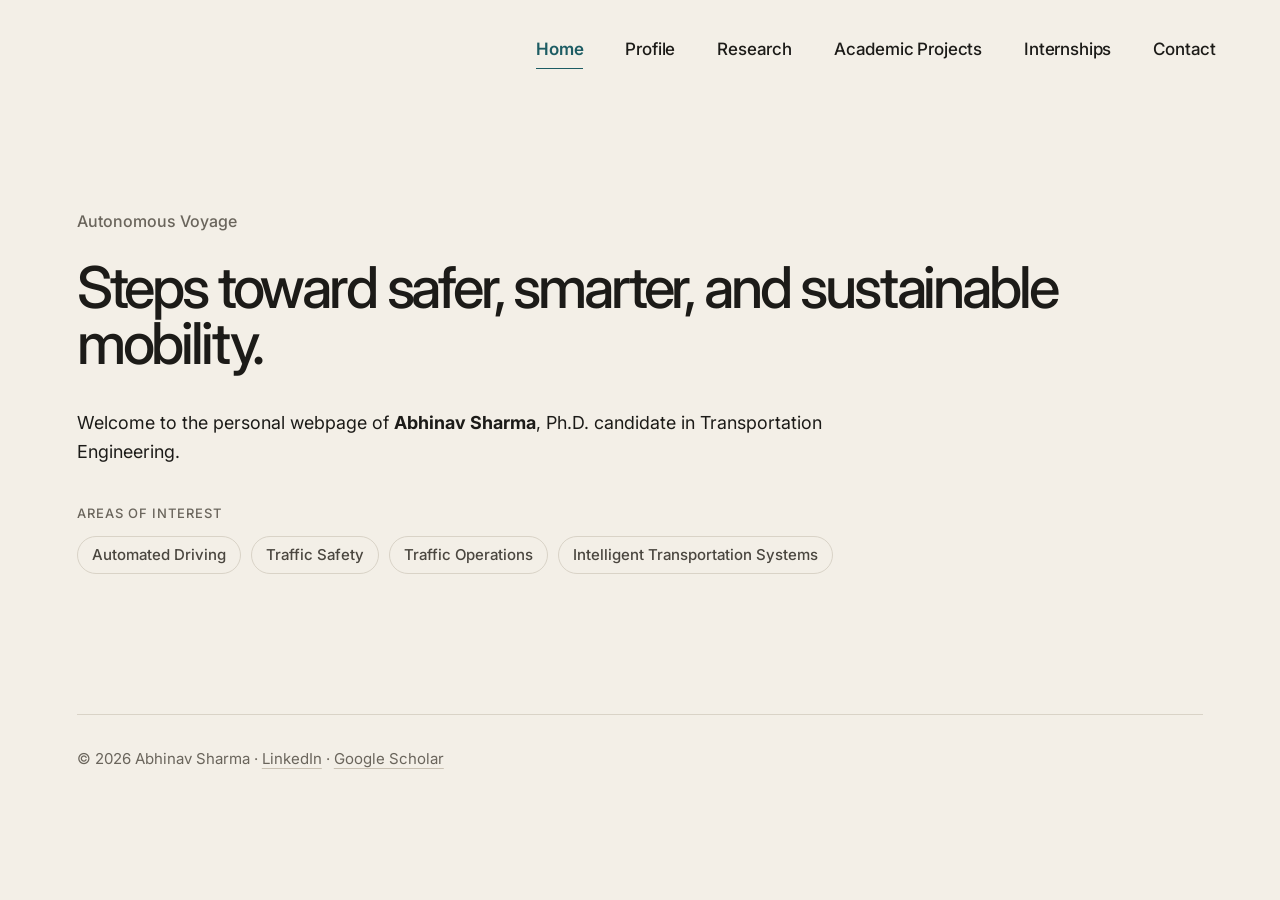
<file: index.html>
<!DOCTYPE html>
<html lang="en">

<head>
  <meta charset="UTF-8">
  <meta name="viewport" content="width=device-width, initial-scale=1.0">

  <title>Autonomous Voyage</title>

  <meta name="description" content="Personal webpage of Abhinav Sharma, Ph.D. candidate in Transportation Engineering at NC State, researching the safety of automated vehicles.">
  <link rel="icon" href="favicon.svg" type="image/svg+xml">
  <link rel="preconnect" href="https://fonts.googleapis.com">
  <link rel="preconnect" href="https://fonts.gstatic.com" crossorigin>
  <link href="https://fonts.googleapis.com/css2?family=Inter:wght@400;500;600&display=swap" rel="stylesheet">
  <link rel="stylesheet" href="style.css">
</head>

<body>

  <header class="site-header">
    <div id="site-nav"></div>
  </header>

  <main class="page-content">
    <section class="profile-intro">
      <p class="page-label">Autonomous Voyage</p>

      <h1>Steps toward safer, smarter, and sustainable mobility.</h1>

      <p class="profile-text">
        Welcome to the personal webpage of <strong>Abhinav Sharma</strong>,
        Ph.D. candidate in Transportation Engineering.
      </p>

      <p class="tags-label">Areas of Interest</p>

      <ul class="focus-tags">
        <li>Automated Driving</li>
        <li>Traffic Safety</li>
        <li>Traffic Operations</li>
        <li>Intelligent Transportation Systems</li>
      </ul>
    </section>
  </main>

  <footer class="site-footer">
    <p>
      © 2026 Abhinav Sharma ·
      <a href="https://www.linkedin.com/in/abhinav-sharma-a03358168" target="_blank" rel="noopener">LinkedIn</a> ·
      <a href="https://scholar.google.com/citations?user=sjFTKIwAAAAJ&amp;hl=en" target="_blank" rel="noopener">Google Scholar</a>
    </p>
  </footer>

  <script src="components/nav.js"></script>
</body>

</html>
</file>
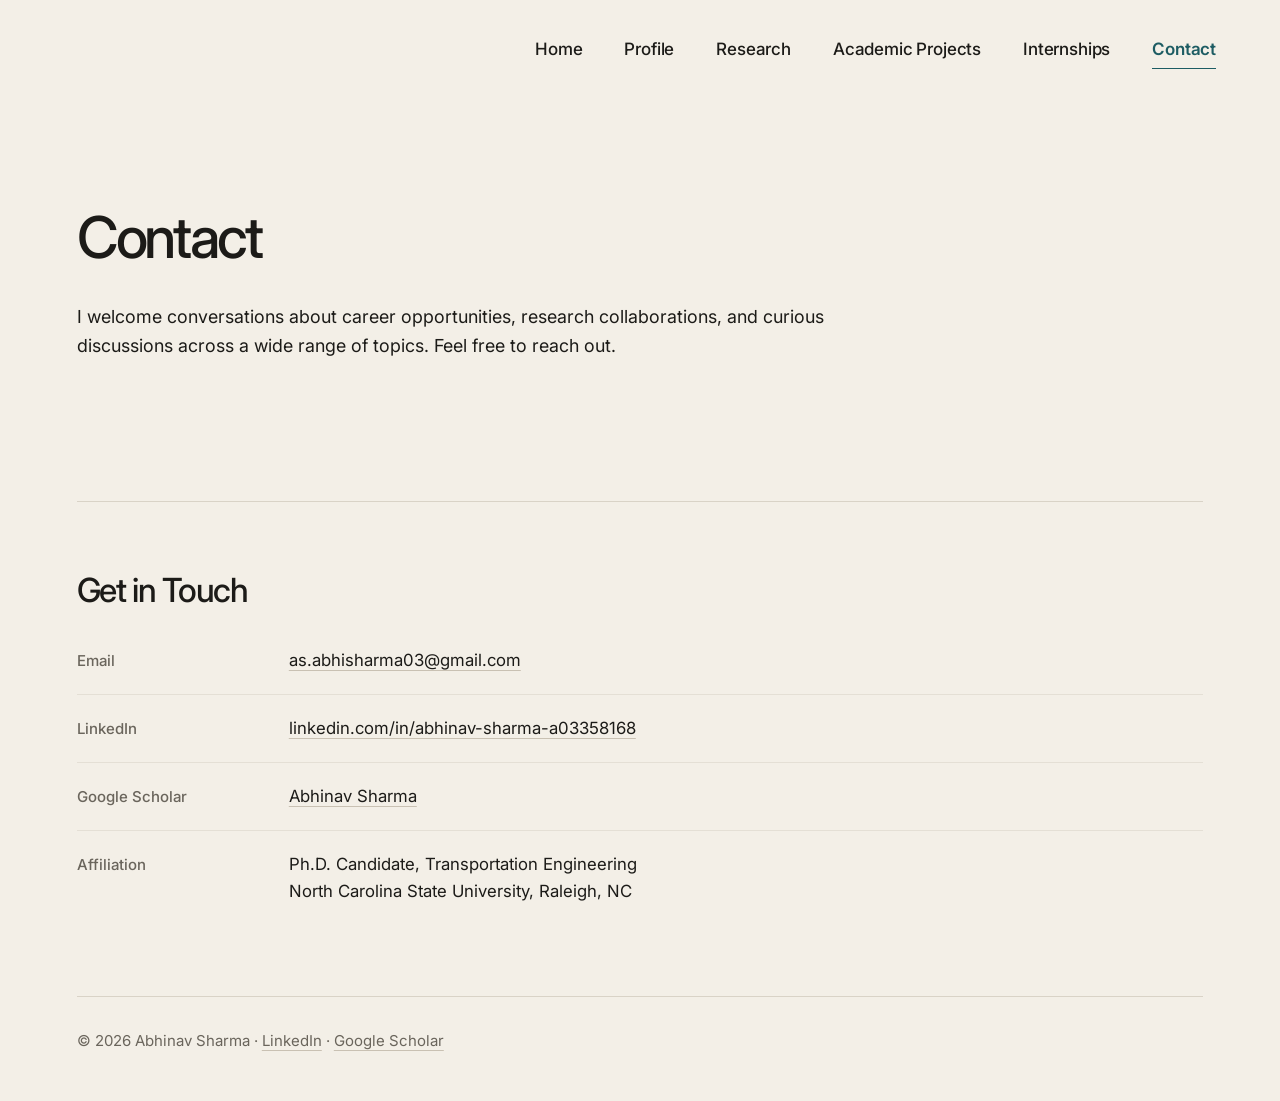
<file: contact.html>
<!DOCTYPE html>
<html lang="en">

<head>
  <meta charset="UTF-8">
  <meta name="viewport" content="width=device-width, initial-scale=1.0">

  <title>Contact | Autonomous Voyage</title>

  <meta name="description" content="Contact Abhinav Sharma for career opportunities, research collaborations, and discussions on automated vehicles and transportation.">
  <link rel="icon" href="favicon.svg" type="image/svg+xml">
  <link rel="preconnect" href="https://fonts.googleapis.com">
  <link rel="preconnect" href="https://fonts.gstatic.com" crossorigin>
  <link href="https://fonts.googleapis.com/css2?family=Inter:wght@400;500;600&display=swap" rel="stylesheet">
  <link rel="stylesheet" href="style.css">
</head>

<body>

  <header class="site-header">
    <div id="site-nav"></div>
  </header>

  <main class="page-content">
    <section class="profile-intro">
      <h1>Contact</h1>

      <p class="profile-text">
        I welcome conversations about career opportunities, research
        collaborations, and curious discussions across a wide range of topics.
        Feel free to reach out.
      </p>
    </section>

    <section class="content-section">
      <h2>Get in Touch</h2>

      <dl class="contact-list">
        <div class="contact-row">
          <dt>Email</dt>
          <dd><a href="mailto:as.abhisharma03@gmail.com">as.abhisharma03@gmail.com</a></dd>
        </div>

        <div class="contact-row">
          <dt>LinkedIn</dt>
          <dd><a href="https://www.linkedin.com/in/abhinav-sharma-a03358168" target="_blank" rel="noopener">linkedin.com/in/abhinav-sharma-a03358168</a></dd>
        </div>

        <div class="contact-row">
          <dt>Google Scholar</dt>
          <dd><a href="https://scholar.google.com/citations?user=sjFTKIwAAAAJ&amp;hl=en" target="_blank" rel="noopener">Abhinav Sharma</a></dd>
        </div>

        <div class="contact-row">
          <dt>Affiliation</dt>
          <dd>Ph.D. Candidate, Transportation Engineering<br>North Carolina State University, Raleigh, NC</dd>
        </div>
      </dl>
    </section>
  </main>

  <footer class="site-footer">
    <p>
      © 2026 Abhinav Sharma ·
      <a href="https://www.linkedin.com/in/abhinav-sharma-a03358168" target="_blank" rel="noopener">LinkedIn</a> ·
      <a href="https://scholar.google.com/citations?user=sjFTKIwAAAAJ&amp;hl=en" target="_blank" rel="noopener">Google Scholar</a>
    </p>
  </footer>

  <script src="components/nav.js"></script>
</body>

</html>
</file>
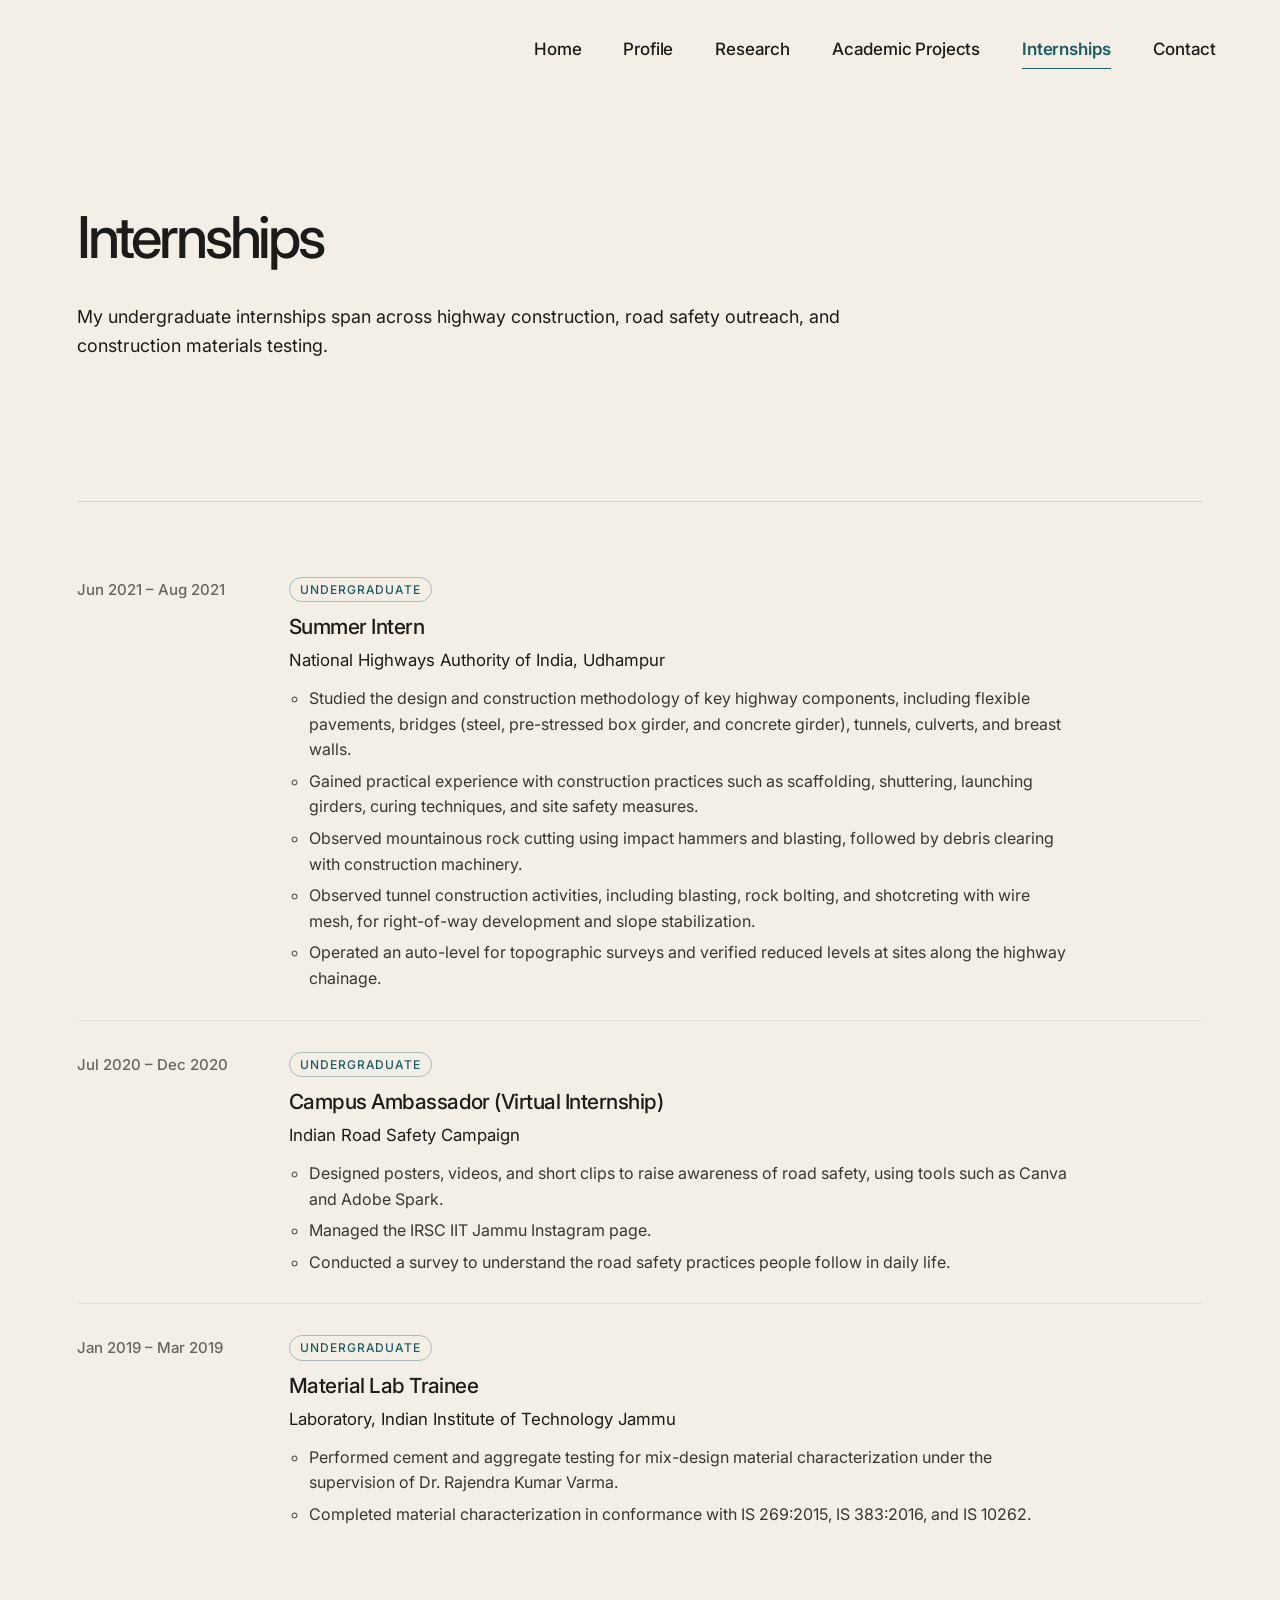
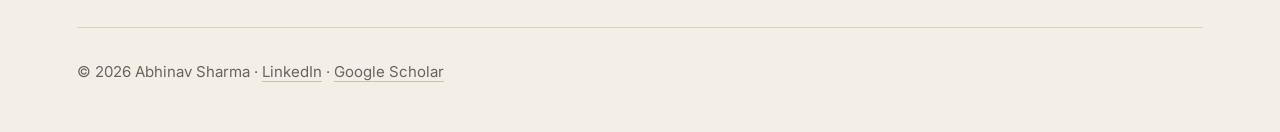
<file: internships.html>
<!DOCTYPE html>
<html lang="en">

<head>
  <meta charset="UTF-8">
  <meta name="viewport" content="width=device-width, initial-scale=1.0">

  <title>Internships | Autonomous Voyage</title>

  <meta name="description" content="Undergraduate internships of Abhinav Sharma in highway construction, road safety outreach, and construction materials testing.">
  <link rel="icon" href="favicon.svg" type="image/svg+xml">
  <link rel="preconnect" href="https://fonts.googleapis.com">
  <link rel="preconnect" href="https://fonts.gstatic.com" crossorigin>
  <link href="https://fonts.googleapis.com/css2?family=Inter:wght@400;500;600&display=swap" rel="stylesheet">
  <link rel="stylesheet" href="style.css">
</head>

<body>

  <header class="site-header">
    <div id="site-nav"></div>
  </header>

  <main class="page-content">
    <section class="profile-intro">
      <h1>Internships</h1>

      <p class="profile-text">
        My undergraduate internships span across highway construction, road
        safety outreach, and construction materials testing.
      </p>
    </section>

    <section class="content-section">
      <ol class="timeline">
        <li class="timeline-item">
          <p class="timeline-date">Jun 2021 – Aug 2021</p>
          <div>
            <p class="entry-label">Undergraduate</p>
            <h3>Summer Intern</h3>
            <p class="timeline-org">National Highways Authority of India, Udhampur</p>
            <ul class="timeline-points">
              <li>Studied the design and construction methodology of key highway components, including flexible pavements, bridges (steel, pre-stressed box girder, and concrete girder), tunnels, culverts, and breast walls.</li>
              <li>Gained practical experience with construction practices such as scaffolding, shuttering, launching girders, curing techniques, and site safety measures.</li>
              <li>Observed mountainous rock cutting using impact hammers and blasting, followed by debris clearing with construction machinery.</li>
              <li>Observed tunnel construction activities, including blasting, rock bolting, and shotcreting with wire mesh, for right-of-way development and slope stabilization.</li>
              <li>Operated an auto-level for topographic surveys and verified reduced levels at sites along the highway chainage.</li>
            </ul>
          </div>
        </li>

        <li class="timeline-item">
          <p class="timeline-date">Jul 2020 – Dec 2020</p>
          <div>
            <p class="entry-label">Undergraduate</p>
            <h3>Campus Ambassador (Virtual Internship)</h3>
            <p class="timeline-org">Indian Road Safety Campaign</p>
            <ul class="timeline-points">
              <li>Designed posters, videos, and short clips to raise awareness of road safety, using tools such as Canva and Adobe Spark.</li>
              <li>Managed the IRSC IIT Jammu Instagram page.</li>
              <li>Conducted a survey to understand the road safety practices people follow in daily life.</li>
            </ul>
          </div>
        </li>

        <li class="timeline-item">
          <p class="timeline-date">Jan 2019 – Mar 2019</p>
          <div>
            <p class="entry-label">Undergraduate</p>
            <h3>Material Lab Trainee</h3>
            <p class="timeline-org">Laboratory, Indian Institute of Technology Jammu</p>
            <ul class="timeline-points">
              <li>Performed cement and aggregate testing for mix-design material characterization under the supervision of Dr. Rajendra Kumar Varma.</li>
              <li>Completed material characterization in conformance with IS 269:2015, IS 383:2016, and IS 10262.</li>
            </ul>
          </div>
        </li>
      </ol>
    </section>
  </main>

  <footer class="site-footer">
    <p>
      © 2026 Abhinav Sharma ·
      <a href="https://www.linkedin.com/in/abhinav-sharma-a03358168" target="_blank" rel="noopener">LinkedIn</a> ·
      <a href="https://scholar.google.com/citations?user=sjFTKIwAAAAJ&amp;hl=en" target="_blank" rel="noopener">Google Scholar</a>
    </p>
  </footer>

  <script src="components/nav.js"></script>
</body>

</html>
</file>
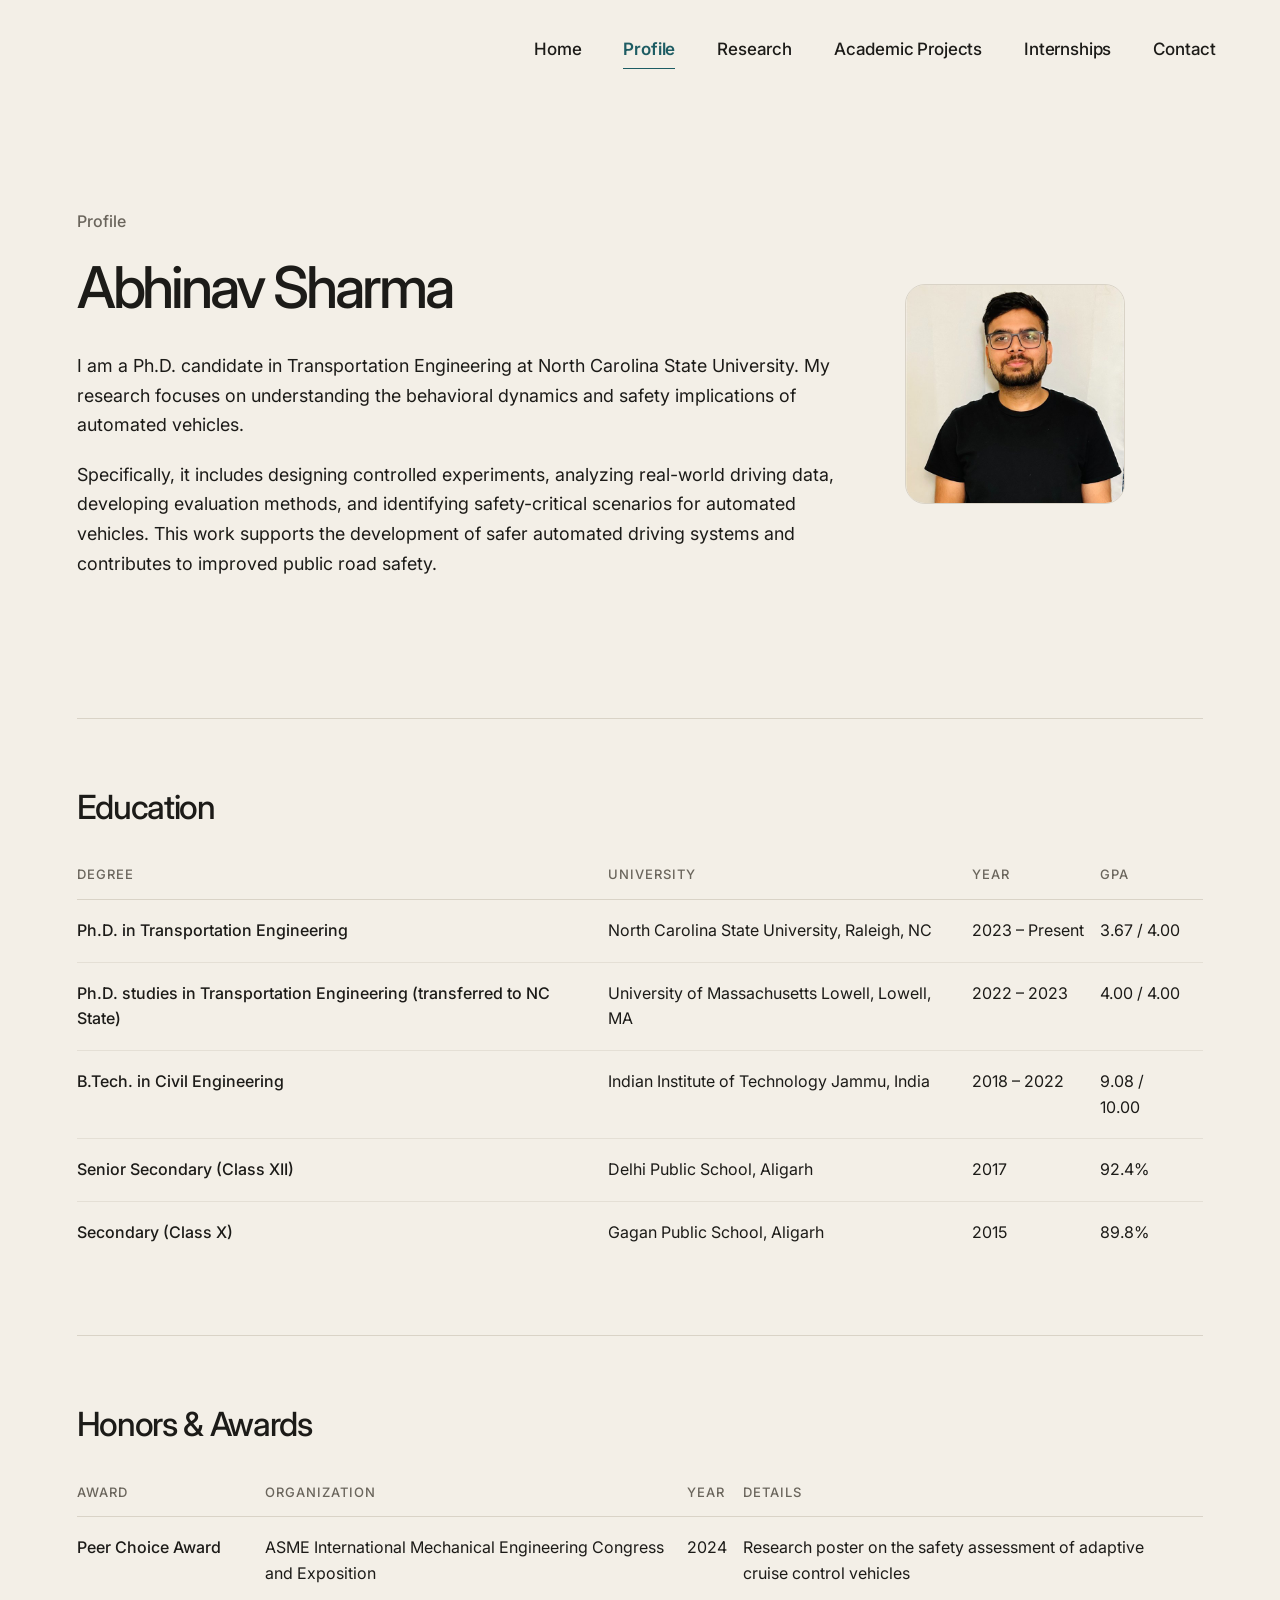
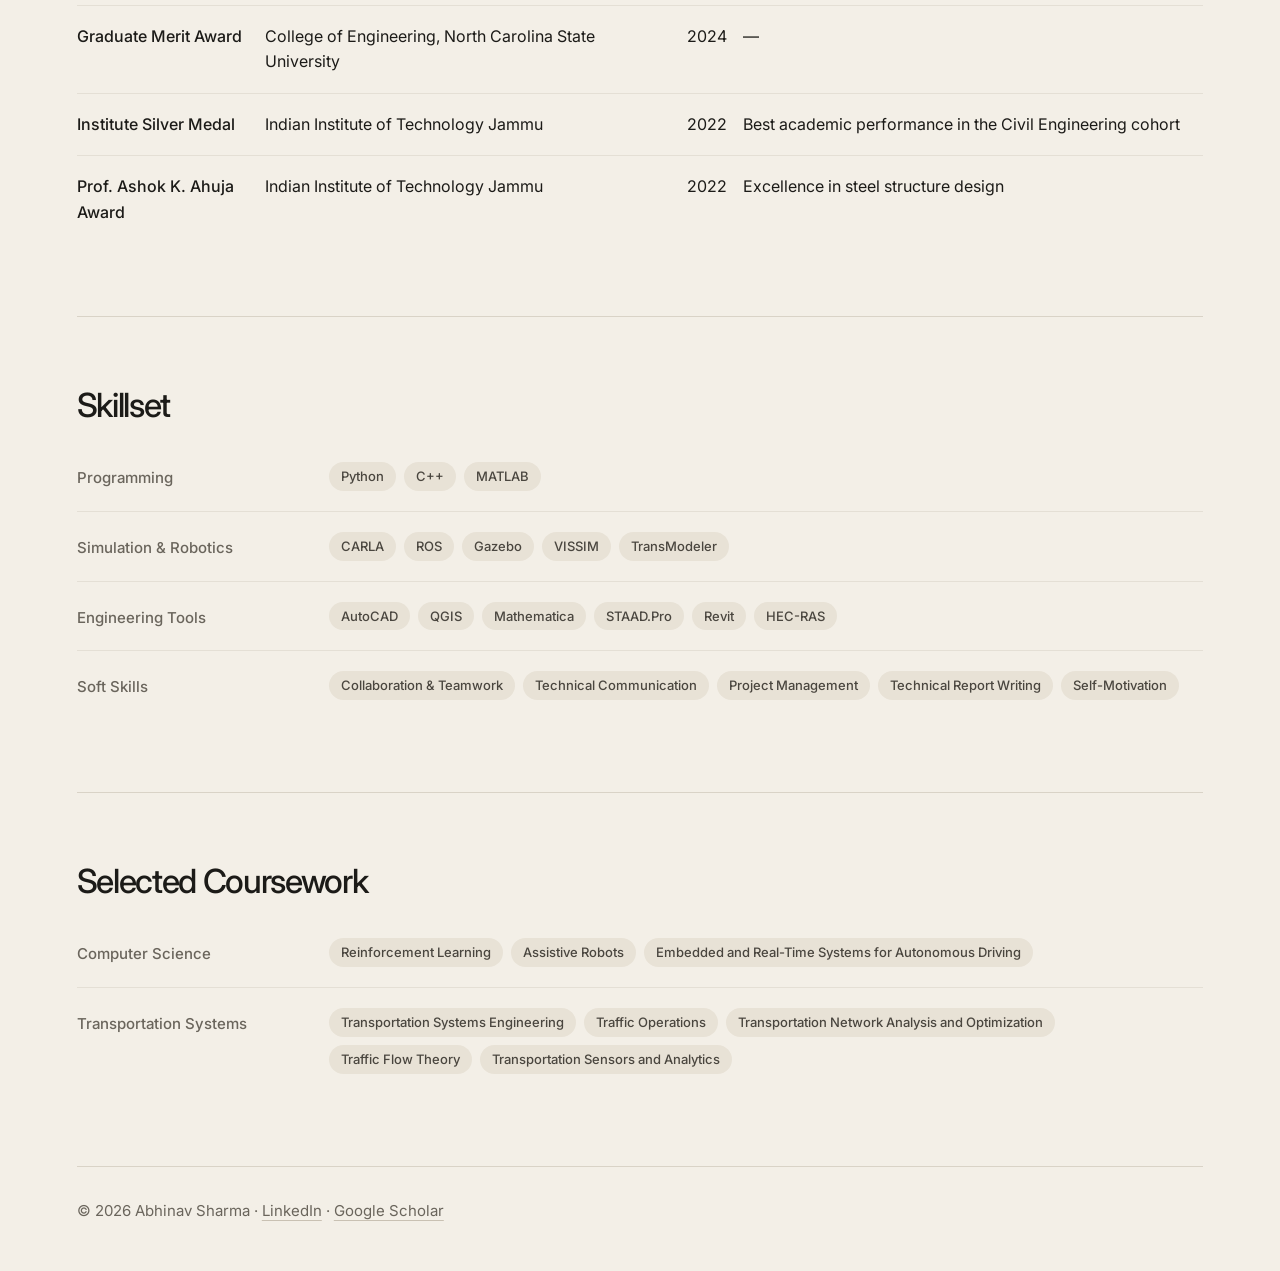
<file: profile.html>
<!DOCTYPE html>
<html lang="en">

<head>
  <meta charset="UTF-8">
  <meta name="viewport" content="width=device-width, initial-scale=1.0">

  <title>Profile | Autonomous Voyage</title>

  <meta name="description" content="Profile of Abhinav Sharma: education, honors, skills, and coursework in transportation engineering and automated vehicle safety.">
  <link rel="icon" href="favicon.svg" type="image/svg+xml">
  <link rel="preconnect" href="https://fonts.googleapis.com">
  <link rel="preconnect" href="https://fonts.gstatic.com" crossorigin>
  <link href="https://fonts.googleapis.com/css2?family=Inter:wght@400;500;600&display=swap" rel="stylesheet">
  <link rel="stylesheet" href="style.css">
</head>

<body>

  <header class="site-header">
    <div id="site-nav"></div>
  </header>

  <main class="page-content">
    <section class="profile-intro">
      <div class="profile-header">
        <div>
          <p class="page-label">Profile</p>

          <h1>Abhinav Sharma</h1>

          <p class="profile-text">
            I am a Ph.D. candidate in Transportation Engineering at North Carolina
            State University. My research focuses on understanding the behavioral
            dynamics and safety implications of automated vehicles.
          </p>

          <p class="profile-text">
            Specifically, it includes designing controlled experiments,
            analyzing real-world driving data, developing evaluation methods,
            and identifying safety-critical scenarios for automated vehicles. This work supports the development of safer automated driving
            systems and contributes to improved public road safety.
          </p>
        </div>

        <img class="profile-photo" src="images/abhinav-sharma.jpg"
             alt="Portrait of Abhinav Sharma" width="640" height="640">
      </div>
    </section>

    <section class="content-section">
      <h2>Education</h2>

      <table class="data-table">
        <thead>
          <tr>
            <th>Degree</th>
            <th>University</th>
            <th>Year</th>
            <th>GPA</th>
          </tr>
        </thead>
        <tbody>
          <tr>
            <td data-label="Degree">Ph.D. in Transportation Engineering</td>
            <td data-label="University">North Carolina State University, Raleigh, NC</td>
            <td data-label="Year">2023 – Present</td>
            <td data-label="GPA">3.67 / 4.00</td>
          </tr>
          <tr>
            <td data-label="Degree">Ph.D. studies in Transportation Engineering (transferred to NC State)</td>
            <td data-label="University">University of Massachusetts Lowell, Lowell, MA</td>
            <td data-label="Year">2022 – 2023</td>
            <td data-label="GPA">4.00 / 4.00</td>
          </tr>
          <tr>
            <td data-label="Degree">B.Tech. in Civil Engineering</td>
            <td data-label="University">Indian Institute of Technology Jammu, India</td>
            <td data-label="Year">2018 – 2022</td>
            <td data-label="GPA">9.08 / 10.00</td>
          </tr>
          <tr>
            <td data-label="Degree">Senior Secondary (Class XII)</td>
            <td data-label="University">Delhi Public School, Aligarh</td>
            <td data-label="Year">2017</td>
            <td data-label="GPA">92.4%</td>
          </tr>
          <tr>
            <td data-label="Degree">Secondary (Class X)</td>
            <td data-label="University">Gagan Public School, Aligarh</td>
            <td data-label="Year">2015</td>
            <td data-label="GPA">89.8%</td>
          </tr>
        </tbody>
      </table>
    </section>

    <section class="content-section">
      <h2>Honors &amp; Awards</h2>

      <table class="data-table">
        <thead>
          <tr>
            <th>Award</th>
            <th>Organization</th>
            <th>Year</th>
            <th>Details</th>
          </tr>
        </thead>
        <tbody>
          <tr>
            <td data-label="Award">Peer Choice Award</td>
            <td data-label="Organization">ASME International Mechanical Engineering Congress and Exposition</td>
            <td data-label="Year">2024</td>
            <td data-label="Details">Research poster on the safety assessment of adaptive cruise control vehicles</td>
          </tr>
          <tr>
            <td data-label="Award">Graduate Merit Award</td>
            <td data-label="Organization">College of Engineering, North Carolina State University</td>
            <td data-label="Year">2024</td>
            <td data-label="Details">—</td>
          </tr>
          <tr>
            <td data-label="Award">Institute Silver Medal</td>
            <td data-label="Organization">Indian Institute of Technology Jammu</td>
            <td data-label="Year">2022</td>
            <td data-label="Details">Best academic performance in the Civil Engineering cohort</td>
          </tr>
          <tr>
            <td data-label="Award">Prof. Ashok K. Ahuja Award</td>
            <td data-label="Organization">Indian Institute of Technology Jammu</td>
            <td data-label="Year">2022</td>
            <td data-label="Details">Excellence in steel structure design</td>
          </tr>
        </tbody>
      </table>
    </section>

    <section class="content-section">
      <h2>Skillset</h2>

      <dl class="skill-groups">
        <div class="skill-group">
          <dt>Programming</dt>
          <dd>
            <ul class="skill-tags">
              <li>Python</li>
              <li>C++</li>
              <li>MATLAB</li>
            </ul>
          </dd>
        </div>

        <div class="skill-group">
          <dt>Simulation &amp; Robotics</dt>
          <dd>
            <ul class="skill-tags">
              <li>CARLA</li>
              <li>ROS</li>
              <li>Gazebo</li>
              <li>VISSIM</li>
              <li>TransModeler</li>
            </ul>
          </dd>
        </div>

        <div class="skill-group">
          <dt>Engineering Tools</dt>
          <dd>
            <ul class="skill-tags">
              <li>AutoCAD</li>
              <li>QGIS</li>
              <li>Mathematica</li>
              <li>STAAD.Pro</li>
              <li>Revit</li>
              <li>HEC-RAS</li>
            </ul>
          </dd>
        </div>

        <div class="skill-group">
          <dt>Soft Skills</dt>
          <dd>
            <ul class="skill-tags">
              <li>Collaboration &amp; Teamwork</li>
              <li>Technical Communication</li>
              <li>Project Management</li>
              <li>Technical Report Writing</li>
              <li>Self-Motivation</li>
            </ul>
          </dd>
        </div>
      </dl>
    </section>

    <section class="content-section">
      <h2>Selected Coursework</h2>

      <dl class="skill-groups">
        <div class="skill-group">
          <dt>Computer Science</dt>
          <dd>
            <ul class="skill-tags">
              <li>Reinforcement Learning</li>
              <li>Assistive Robots</li>
              <li>Embedded and Real-Time Systems for Autonomous Driving</li>
            </ul>
          </dd>
        </div>

        <div class="skill-group">
          <dt>Transportation Systems</dt>
          <dd>
            <ul class="skill-tags">
              <li>Transportation Systems Engineering</li>
              <li>Traffic Operations</li>
              <li>Transportation Network Analysis and Optimization</li>
              <li>Traffic Flow Theory</li>
              <li>Transportation Sensors and Analytics</li>
            </ul>
          </dd>
        </div>
      </dl>
    </section>
  </main>

  <footer class="site-footer">
    <p>
      © 2026 Abhinav Sharma ·
      <a href="https://www.linkedin.com/in/abhinav-sharma-a03358168" target="_blank" rel="noopener">LinkedIn</a> ·
      <a href="https://scholar.google.com/citations?user=sjFTKIwAAAAJ&amp;hl=en" target="_blank" rel="noopener">Google Scholar</a>
    </p>
  </footer>

  <script src="components/nav.js"></script>
</body>

</html>
</file>
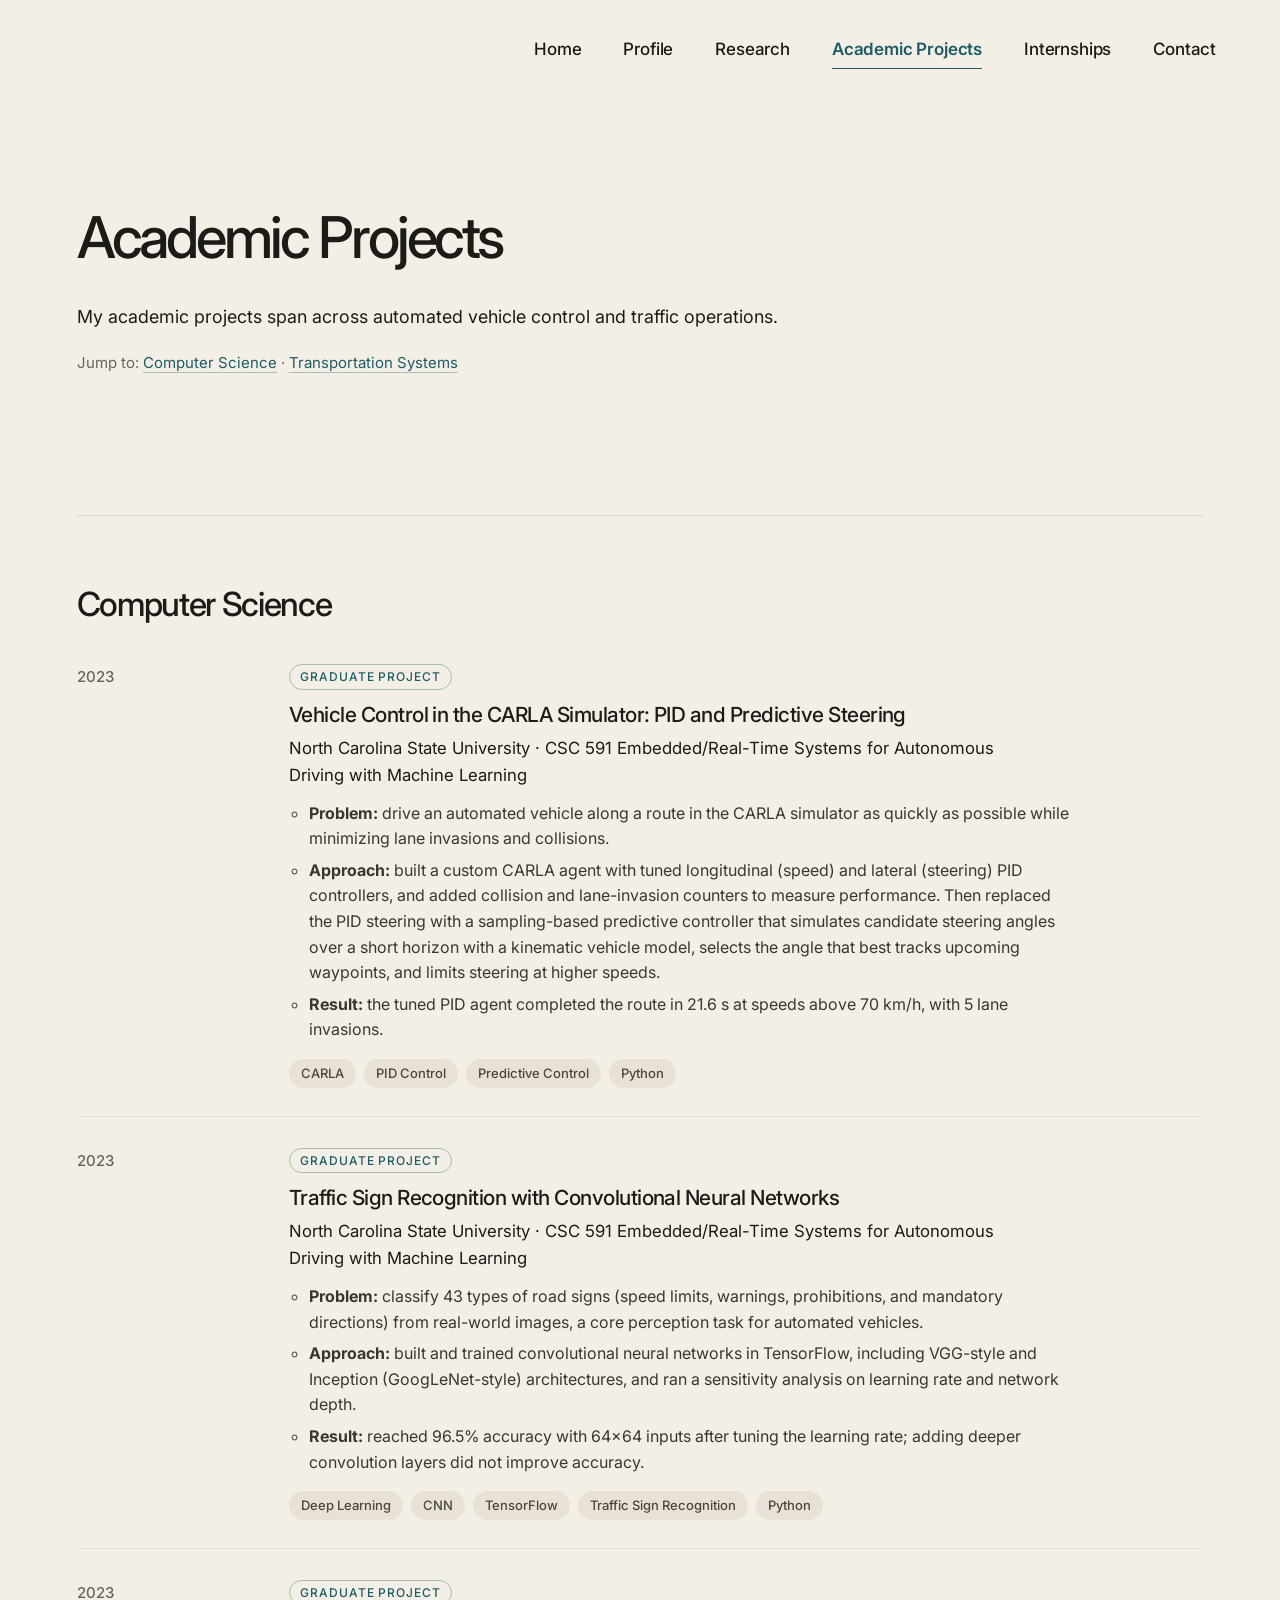
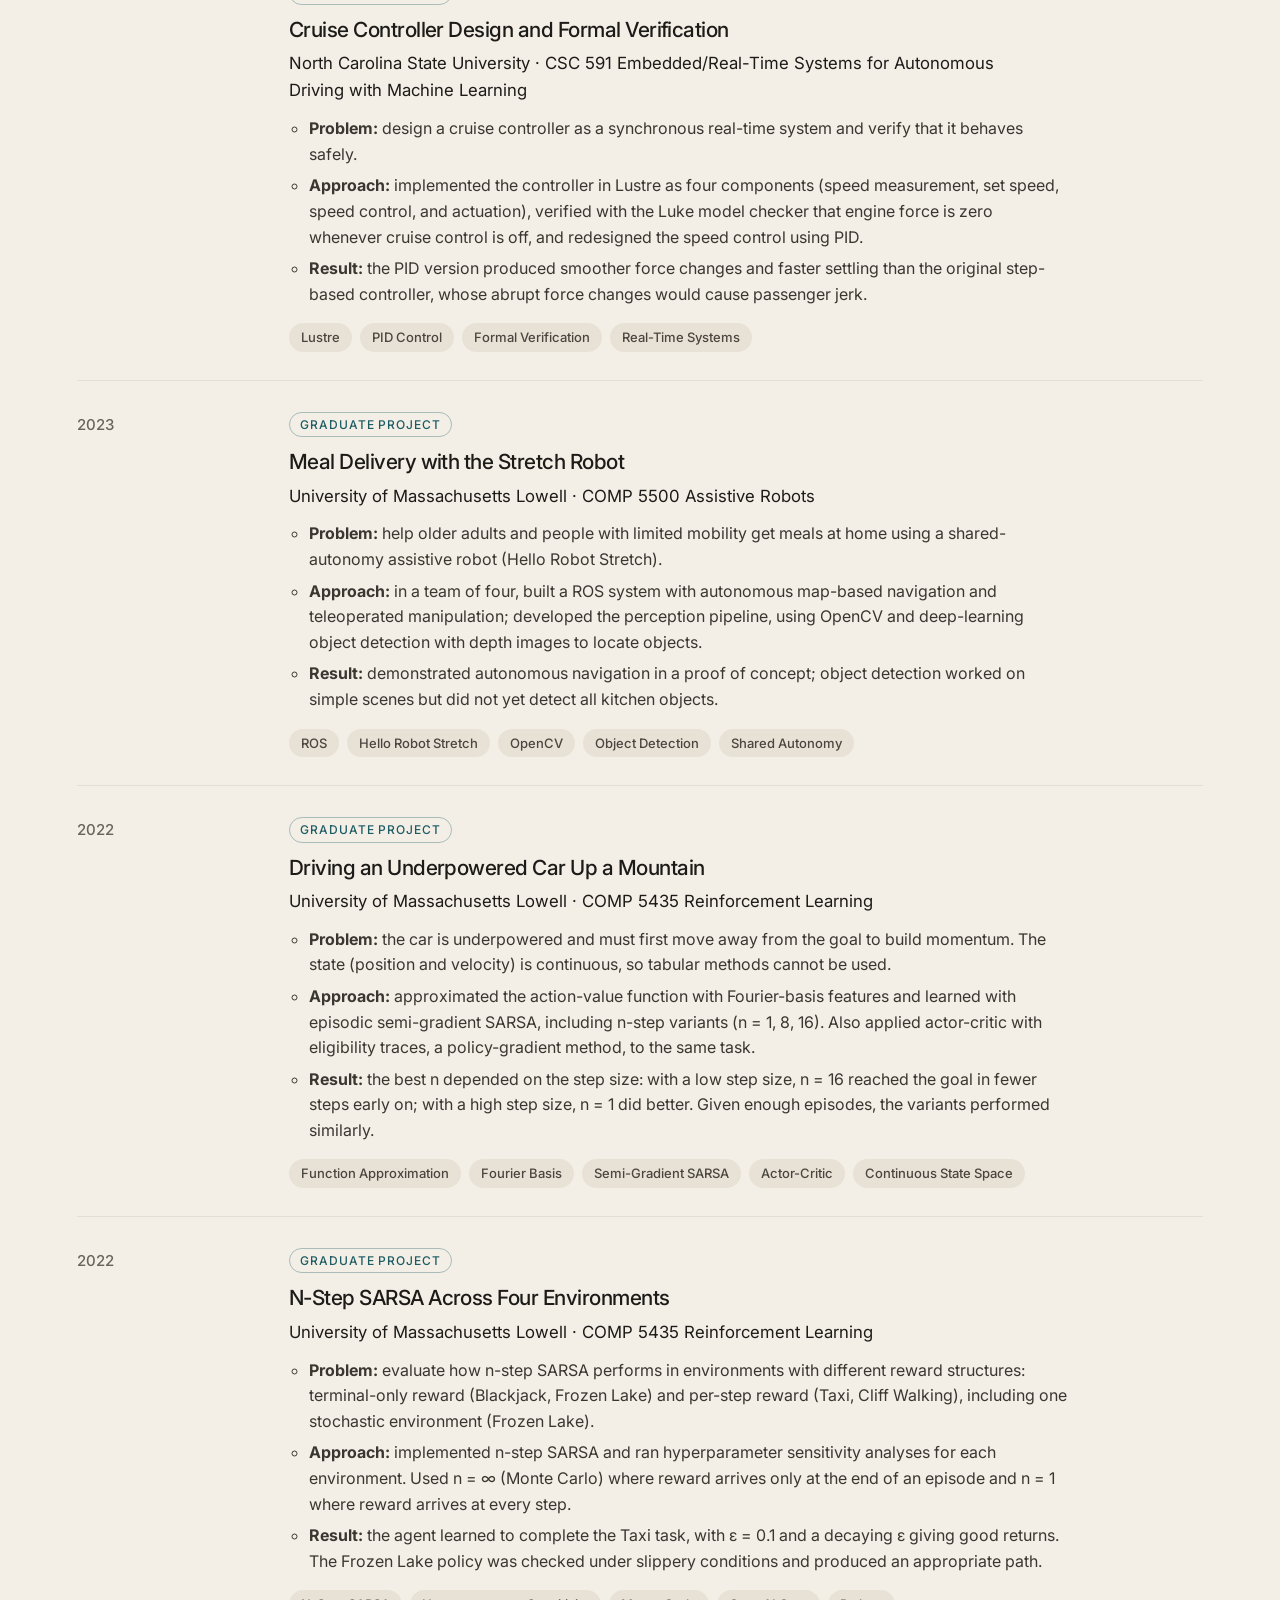
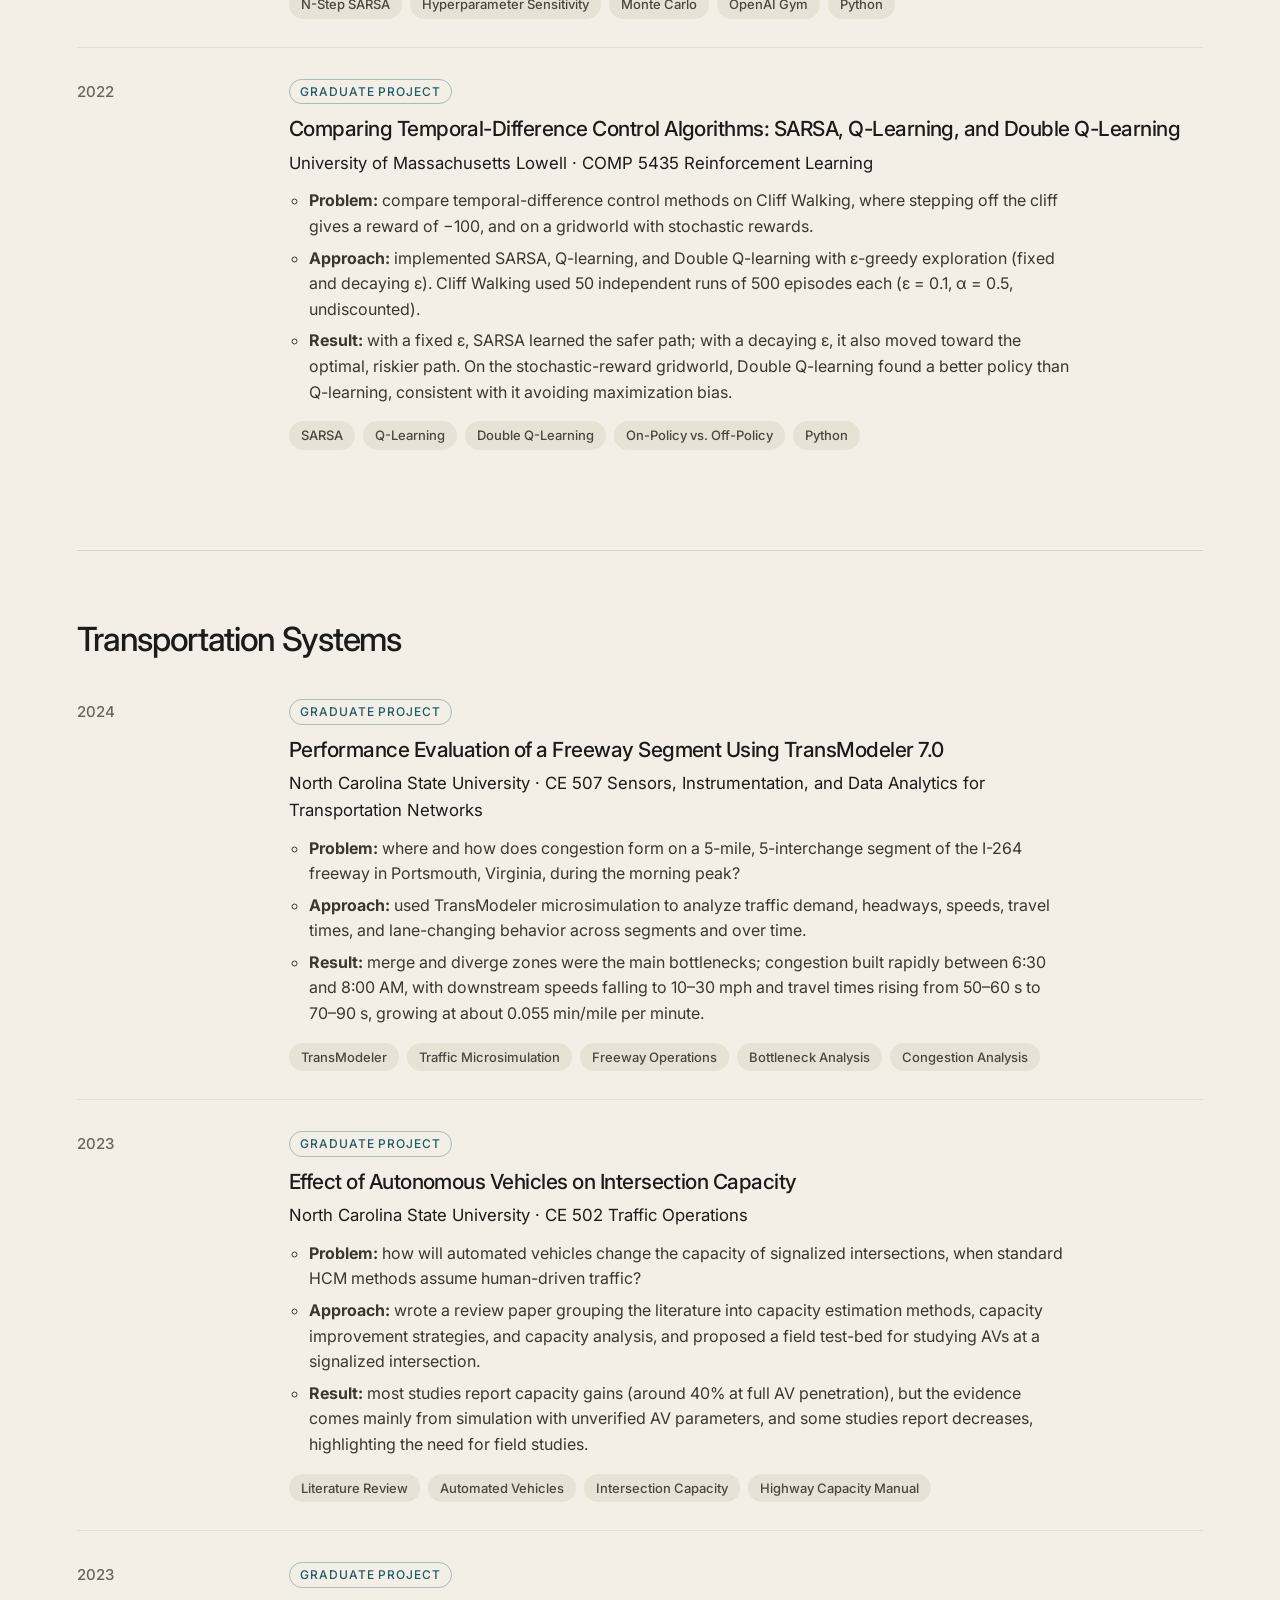
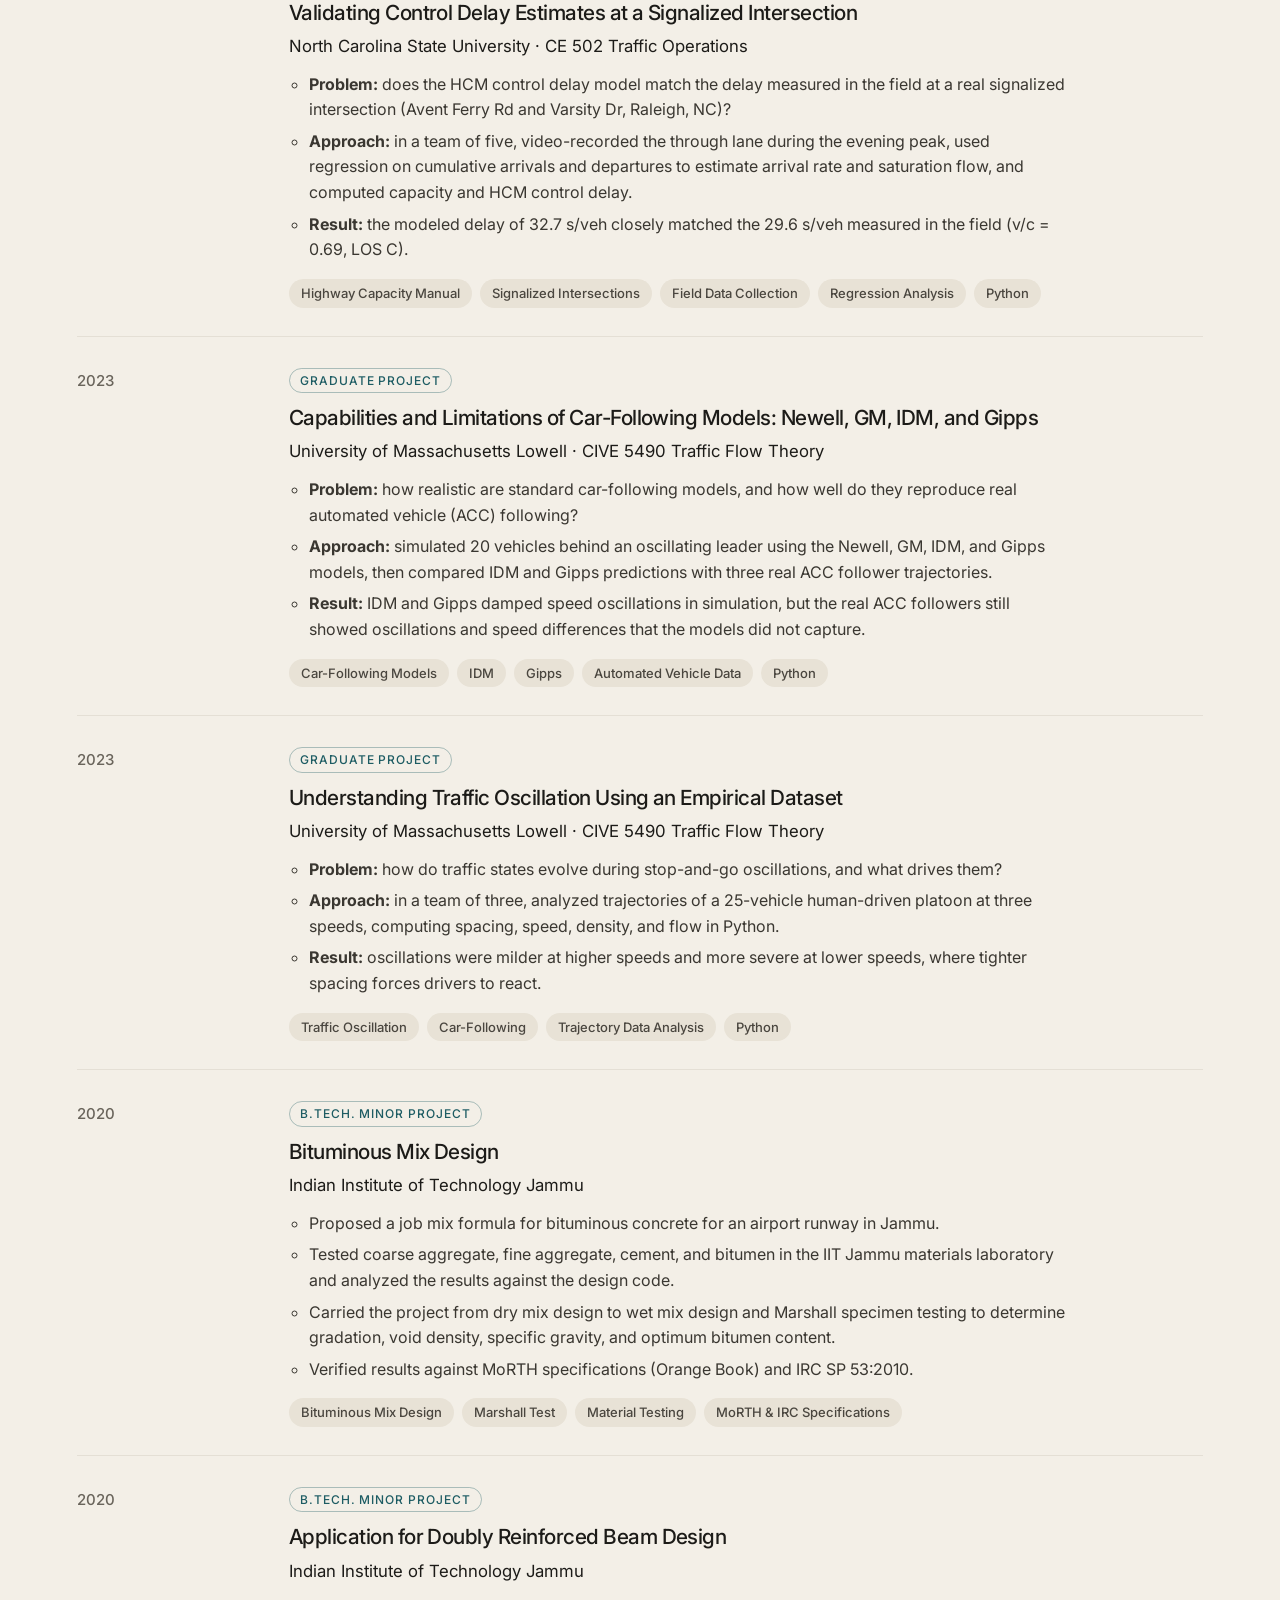
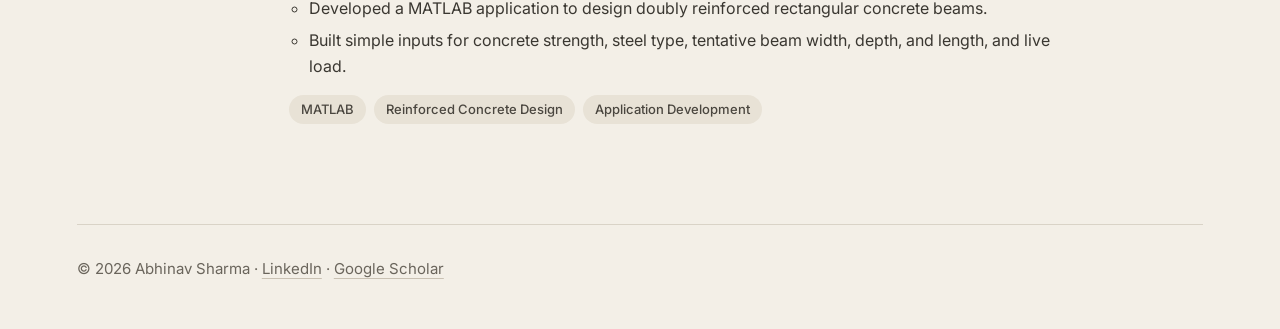
<file: projects.html>
<!DOCTYPE html>
<html lang="en">

<head>
  <meta charset="UTF-8">
  <meta name="viewport" content="width=device-width, initial-scale=1.0">

  <title>Academic Projects | Autonomous Voyage</title>

  <meta name="description" content="Academic projects by Abhinav Sharma in computer science and transportation systems, from vehicle control in CARLA to traffic operations.">
  <link rel="icon" href="favicon.svg" type="image/svg+xml">
  <link rel="preconnect" href="https://fonts.googleapis.com">
  <link rel="preconnect" href="https://fonts.gstatic.com" crossorigin>
  <link href="https://fonts.googleapis.com/css2?family=Inter:wght@400;500;600&display=swap" rel="stylesheet">
  <link rel="stylesheet" href="style.css">
</head>

<body>

  <header class="site-header">
    <div id="site-nav"></div>
  </header>

  <main class="page-content">
    <section class="profile-intro">
      <h1>Academic Projects</h1>

      <p class="profile-text">
        My academic projects span across automated vehicle control and traffic
        operations.
      </p>

      <p class="jump-links">
        Jump to: <a href="#computer-science">Computer Science</a> ·
        <a href="#transportation-systems">Transportation Systems</a>
      </p>
    </section>

    <section class="content-section">
      <h2 id="computer-science">Computer Science</h2>

      <ol class="timeline">
        <li class="timeline-item">
          <p class="timeline-date">2023</p>
          <div>
            <p class="entry-label">Graduate Project</p>
            <h3>Vehicle Control in the CARLA Simulator: PID and Predictive Steering</h3>
            <p class="timeline-org">North Carolina State University · CSC 591 Embedded/Real-Time Systems for Autonomous Driving with Machine Learning</p>
            <ul class="timeline-points">
              <li><strong>Problem:</strong> drive an automated vehicle along a route in the CARLA simulator as quickly as possible while minimizing lane invasions and collisions.</li>
              <li><strong>Approach:</strong> built a custom CARLA agent with tuned longitudinal (speed) and lateral (steering) PID controllers, and added collision and lane-invasion counters to measure performance. Then replaced the PID steering with a sampling-based predictive controller that simulates candidate steering angles over a short horizon with a kinematic vehicle model, selects the angle that best tracks upcoming waypoints, and limits steering at higher speeds.</li>
              <li><strong>Result:</strong> the tuned PID agent completed the route in 21.6 s at speeds above 70 km/h, with 5 lane invasions.</li>
            </ul>
            <ul class="skill-tags">
              <li>CARLA</li>
              <li>PID Control</li>
              <li>Predictive Control</li>
              <li>Python</li>
            </ul>
          </div>
        </li>

        <li class="timeline-item">
          <p class="timeline-date">2023</p>
          <div>
            <p class="entry-label">Graduate Project</p>
            <h3>Traffic Sign Recognition with Convolutional Neural Networks</h3>
            <p class="timeline-org">North Carolina State University · CSC 591 Embedded/Real-Time Systems for Autonomous Driving with Machine Learning</p>
            <ul class="timeline-points">
              <li><strong>Problem:</strong> classify 43 types of road signs (speed limits, warnings, prohibitions, and mandatory directions) from real-world images, a core perception task for automated vehicles.</li>
              <li><strong>Approach:</strong> built and trained convolutional neural networks in TensorFlow, including VGG-style and Inception (GoogLeNet-style) architectures, and ran a sensitivity analysis on learning rate and network depth.</li>
              <li><strong>Result:</strong> reached 96.5% accuracy with 64×64 inputs after tuning the learning rate; adding deeper convolution layers did not improve accuracy.</li>
            </ul>
            <ul class="skill-tags">
              <li>Deep Learning</li>
              <li>CNN</li>
              <li>TensorFlow</li>
              <li>Traffic Sign Recognition</li>
              <li>Python</li>
            </ul>
          </div>
        </li>

        <li class="timeline-item">
          <p class="timeline-date">2023</p>
          <div>
            <p class="entry-label">Graduate Project</p>
            <h3>Cruise Controller Design and Formal Verification</h3>
            <p class="timeline-org">North Carolina State University · CSC 591 Embedded/Real-Time Systems for Autonomous Driving with Machine Learning</p>
            <ul class="timeline-points">
              <li><strong>Problem:</strong> design a cruise controller as a synchronous real-time system and verify that it behaves safely.</li>
              <li><strong>Approach:</strong> implemented the controller in Lustre as four components (speed measurement, set speed, speed control, and actuation), verified with the Luke model checker that engine force is zero whenever cruise control is off, and redesigned the speed control using PID.</li>
              <li><strong>Result:</strong> the PID version produced smoother force changes and faster settling than the original step-based controller, whose abrupt force changes would cause passenger jerk.</li>
            </ul>
            <ul class="skill-tags">
              <li>Lustre</li>
              <li>PID Control</li>
              <li>Formal Verification</li>
              <li>Real-Time Systems</li>
            </ul>
          </div>
        </li>

        <li class="timeline-item">
          <p class="timeline-date">2023</p>
          <div>
            <p class="entry-label">Graduate Project</p>
            <h3>Meal Delivery with the Stretch Robot</h3>
            <p class="timeline-org">University of Massachusetts Lowell · COMP 5500 Assistive Robots</p>
            <ul class="timeline-points">
              <li><strong>Problem:</strong> help older adults and people with limited mobility get meals at home using a shared-autonomy assistive robot (Hello Robot Stretch).</li>
              <li><strong>Approach:</strong> in a team of four, built a ROS system with autonomous map-based navigation and teleoperated manipulation; developed the perception pipeline, using OpenCV and deep-learning object detection with depth images to locate objects.</li>
              <li><strong>Result:</strong> demonstrated autonomous navigation in a proof of concept; object detection worked on simple scenes but did not yet detect all kitchen objects.</li>
            </ul>
            <ul class="skill-tags">
              <li>ROS</li>
              <li>Hello Robot Stretch</li>
              <li>OpenCV</li>
              <li>Object Detection</li>
              <li>Shared Autonomy</li>
            </ul>
          </div>
        </li>

        <li class="timeline-item">
          <p class="timeline-date">2022</p>
          <div>
            <p class="entry-label">Graduate Project</p>
            <h3>Driving an Underpowered Car Up a Mountain</h3>
            <p class="timeline-org">University of Massachusetts Lowell · COMP 5435 Reinforcement Learning</p>
            <ul class="timeline-points">
              <li><strong>Problem:</strong> the car is underpowered and must first move away from the goal to build momentum. The state (position and velocity) is continuous, so tabular methods cannot be used.</li>
              <li><strong>Approach:</strong> approximated the action-value function with Fourier-basis features and learned with episodic semi-gradient SARSA, including n-step variants (n = 1, 8, 16). Also applied actor-critic with eligibility traces, a policy-gradient method, to the same task.</li>
              <li><strong>Result:</strong> the best n depended on the step size: with a low step size, n = 16 reached the goal in fewer steps early on; with a high step size, n = 1 did better. Given enough episodes, the variants performed similarly.</li>
            </ul>
            <ul class="skill-tags">
              <li>Function Approximation</li>
              <li>Fourier Basis</li>
              <li>Semi-Gradient SARSA</li>
              <li>Actor-Critic</li>
              <li>Continuous State Space</li>
            </ul>
          </div>
        </li>

        <li class="timeline-item">
          <p class="timeline-date">2022</p>
          <div>
            <p class="entry-label">Graduate Project</p>
            <h3>N-Step SARSA Across Four Environments</h3>
            <p class="timeline-org">University of Massachusetts Lowell · COMP 5435 Reinforcement Learning</p>
            <ul class="timeline-points">
              <li><strong>Problem:</strong> evaluate how n-step SARSA performs in environments with different reward structures: terminal-only reward (Blackjack, Frozen Lake) and per-step reward (Taxi, Cliff Walking), including one stochastic environment (Frozen Lake).</li>
              <li><strong>Approach:</strong> implemented n-step SARSA and ran hyperparameter sensitivity analyses for each environment. Used n = ∞ (Monte Carlo) where reward arrives only at the end of an episode and n = 1 where reward arrives at every step.</li>
              <li><strong>Result:</strong> the agent learned to complete the Taxi task, with ε = 0.1 and a decaying ε giving good returns. The Frozen Lake policy was checked under slippery conditions and produced an appropriate path.</li>
            </ul>
            <ul class="skill-tags">
              <li>N-Step SARSA</li>
              <li>Hyperparameter Sensitivity</li>
              <li>Monte Carlo</li>
              <li>OpenAI Gym</li>
              <li>Python</li>
            </ul>
          </div>
        </li>

        <li class="timeline-item">
          <p class="timeline-date">2022</p>
          <div>
            <p class="entry-label">Graduate Project</p>
            <h3>Comparing Temporal-Difference Control Algorithms: SARSA, Q-Learning, and Double Q-Learning</h3>
            <p class="timeline-org">University of Massachusetts Lowell · COMP 5435 Reinforcement Learning</p>
            <ul class="timeline-points">
              <li><strong>Problem:</strong> compare temporal-difference control methods on Cliff Walking, where stepping off the cliff gives a reward of −100, and on a gridworld with stochastic rewards.</li>
              <li><strong>Approach:</strong> implemented SARSA, Q-learning, and Double Q-learning with ε-greedy exploration (fixed and decaying ε). Cliff Walking used 50 independent runs of 500 episodes each (ε = 0.1, α = 0.5, undiscounted).</li>
              <li><strong>Result:</strong> with a fixed ε, SARSA learned the safer path; with a decaying ε, it also moved toward the optimal, riskier path. On the stochastic-reward gridworld, Double Q-learning found a better policy than Q-learning, consistent with it avoiding maximization bias.</li>
            </ul>
            <ul class="skill-tags">
              <li>SARSA</li>
              <li>Q-Learning</li>
              <li>Double Q-Learning</li>
              <li>On-Policy vs. Off-Policy</li>
              <li>Python</li>
            </ul>
          </div>
        </li>
      </ol>
    </section>

    <section class="content-section">
      <h2 id="transportation-systems">Transportation Systems</h2>

      <ol class="timeline">
        <li class="timeline-item">
          <p class="timeline-date">2024</p>
          <div>
            <p class="entry-label">Graduate Project</p>
            <h3>Performance Evaluation of a Freeway Segment Using TransModeler 7.0</h3>
            <p class="timeline-org">North Carolina State University · CE 507 Sensors, Instrumentation, and Data Analytics for Transportation Networks</p>
            <ul class="timeline-points">
              <li><strong>Problem:</strong> where and how does congestion form on a 5-mile, 5-interchange segment of the I-264 freeway in Portsmouth, Virginia, during the morning peak?</li>
              <li><strong>Approach:</strong> used TransModeler microsimulation to analyze traffic demand, headways, speeds, travel times, and lane-changing behavior across segments and over time.</li>
              <li><strong>Result:</strong> merge and diverge zones were the main bottlenecks; congestion built rapidly between 6:30 and 8:00 AM, with downstream speeds falling to 10–30 mph and travel times rising from 50–60 s to 70–90 s, growing at about 0.055 min/mile per minute.</li>
            </ul>
            <ul class="skill-tags">
              <li>TransModeler</li>
              <li>Traffic Microsimulation</li>
              <li>Freeway Operations</li>
              <li>Bottleneck Analysis</li>
              <li>Congestion Analysis</li>
            </ul>
          </div>
        </li>

        <li class="timeline-item">
          <p class="timeline-date">2023</p>
          <div>
            <p class="entry-label">Graduate Project</p>
            <h3>Effect of Autonomous Vehicles on Intersection Capacity</h3>
            <p class="timeline-org">North Carolina State University · CE 502 Traffic Operations</p>
            <ul class="timeline-points">
              <li><strong>Problem:</strong> how will automated vehicles change the capacity of signalized intersections, when standard HCM methods assume human-driven traffic?</li>
              <li><strong>Approach:</strong> wrote a review paper grouping the literature into capacity estimation methods, capacity improvement strategies, and capacity analysis, and proposed a field test-bed for studying AVs at a signalized intersection.</li>
              <li><strong>Result:</strong> most studies report capacity gains (around 40% at full AV penetration), but the evidence comes mainly from simulation with unverified AV parameters, and some studies report decreases, highlighting the need for field studies.</li>
            </ul>
            <ul class="skill-tags">
              <li>Literature Review</li>
              <li>Automated Vehicles</li>
              <li>Intersection Capacity</li>
              <li>Highway Capacity Manual</li>
            </ul>
          </div>
        </li>

        <li class="timeline-item">
          <p class="timeline-date">2023</p>
          <div>
            <p class="entry-label">Graduate Project</p>
            <h3>Validating Control Delay Estimates at a Signalized Intersection</h3>
            <p class="timeline-org">North Carolina State University · CE 502 Traffic Operations</p>
            <ul class="timeline-points">
              <li><strong>Problem:</strong> does the HCM control delay model match the delay measured in the field at a real signalized intersection (Avent Ferry Rd and Varsity Dr, Raleigh, NC)?</li>
              <li><strong>Approach:</strong> in a team of five, video-recorded the through lane during the evening peak, used regression on cumulative arrivals and departures to estimate arrival rate and saturation flow, and computed capacity and HCM control delay.</li>
              <li><strong>Result:</strong> the modeled delay of 32.7 s/veh closely matched the 29.6 s/veh measured in the field (v/c = 0.69, LOS C).</li>
            </ul>
            <ul class="skill-tags">
              <li>Highway Capacity Manual</li>
              <li>Signalized Intersections</li>
              <li>Field Data Collection</li>
              <li>Regression Analysis</li>
              <li>Python</li>
            </ul>
          </div>
        </li>

        <li class="timeline-item">
          <p class="timeline-date">2023</p>
          <div>
            <p class="entry-label">Graduate Project</p>
            <h3>Capabilities and Limitations of Car-Following Models: Newell, GM, IDM, and Gipps</h3>
            <p class="timeline-org">University of Massachusetts Lowell · CIVE 5490 Traffic Flow Theory</p>
            <ul class="timeline-points">
              <li><strong>Problem:</strong> how realistic are standard car-following models, and how well do they reproduce real automated vehicle (ACC) following?</li>
              <li><strong>Approach:</strong> simulated 20 vehicles behind an oscillating leader using the Newell, GM, IDM, and Gipps models, then compared IDM and Gipps predictions with three real ACC follower trajectories.</li>
              <li><strong>Result:</strong> IDM and Gipps damped speed oscillations in simulation, but the real ACC followers still showed oscillations and speed differences that the models did not capture.</li>
            </ul>
            <ul class="skill-tags">
              <li>Car-Following Models</li>
              <li>IDM</li>
              <li>Gipps</li>
              <li>Automated Vehicle Data</li>
              <li>Python</li>
            </ul>
          </div>
        </li>

        <li class="timeline-item">
          <p class="timeline-date">2023</p>
          <div>
            <p class="entry-label">Graduate Project</p>
            <h3>Understanding Traffic Oscillation Using an Empirical Dataset</h3>
            <p class="timeline-org">University of Massachusetts Lowell · CIVE 5490 Traffic Flow Theory</p>
            <ul class="timeline-points">
              <li><strong>Problem:</strong> how do traffic states evolve during stop-and-go oscillations, and what drives them?</li>
              <li><strong>Approach:</strong> in a team of three, analyzed trajectories of a 25-vehicle human-driven platoon at three speeds, computing spacing, speed, density, and flow in Python.</li>
              <li><strong>Result:</strong> oscillations were milder at higher speeds and more severe at lower speeds, where tighter spacing forces drivers to react.</li>
            </ul>
            <ul class="skill-tags">
              <li>Traffic Oscillation</li>
              <li>Car-Following</li>
              <li>Trajectory Data Analysis</li>
              <li>Python</li>
            </ul>
          </div>
        </li>

        <li class="timeline-item">
          <p class="timeline-date">2020</p>
          <div>
            <p class="entry-label">B.Tech. Minor Project</p>
            <h3>Bituminous Mix Design</h3>
            <p class="timeline-org">Indian Institute of Technology Jammu</p>
            <ul class="timeline-points">
              <li>Proposed a job mix formula for bituminous concrete for an airport runway in Jammu.</li>
              <li>Tested coarse aggregate, fine aggregate, cement, and bitumen in the IIT Jammu materials laboratory and analyzed the results against the design code.</li>
              <li>Carried the project from dry mix design to wet mix design and Marshall specimen testing to determine gradation, void density, specific gravity, and optimum bitumen content.</li>
              <li>Verified results against MoRTH specifications (Orange Book) and IRC SP 53:2010.</li>
            </ul>
            <ul class="skill-tags">
              <li>Bituminous Mix Design</li>
              <li>Marshall Test</li>
              <li>Material Testing</li>
              <li>MoRTH &amp; IRC Specifications</li>
            </ul>
          </div>
        </li>

        <li class="timeline-item">
          <p class="timeline-date">2020</p>
          <div>
            <p class="entry-label">B.Tech. Minor Project</p>
            <h3>Application for Doubly Reinforced Beam Design</h3>
            <p class="timeline-org">Indian Institute of Technology Jammu</p>
            <ul class="timeline-points">
              <li>Developed a MATLAB application to design doubly reinforced rectangular concrete beams.</li>
              <li>Built simple inputs for concrete strength, steel type, tentative beam width, depth, and length, and live load.</li>
            </ul>
            <ul class="skill-tags">
              <li>MATLAB</li>
              <li>Reinforced Concrete Design</li>
              <li>Application Development</li>
            </ul>
          </div>
        </li>
      </ol>
    </section>
  </main>

  <footer class="site-footer">
    <p>
      © 2026 Abhinav Sharma ·
      <a href="https://www.linkedin.com/in/abhinav-sharma-a03358168" target="_blank" rel="noopener">LinkedIn</a> ·
      <a href="https://scholar.google.com/citations?user=sjFTKIwAAAAJ&amp;hl=en" target="_blank" rel="noopener">Google Scholar</a>
    </p>
  </footer>

  <script src="components/nav.js"></script>
</body>

</html>
</file>
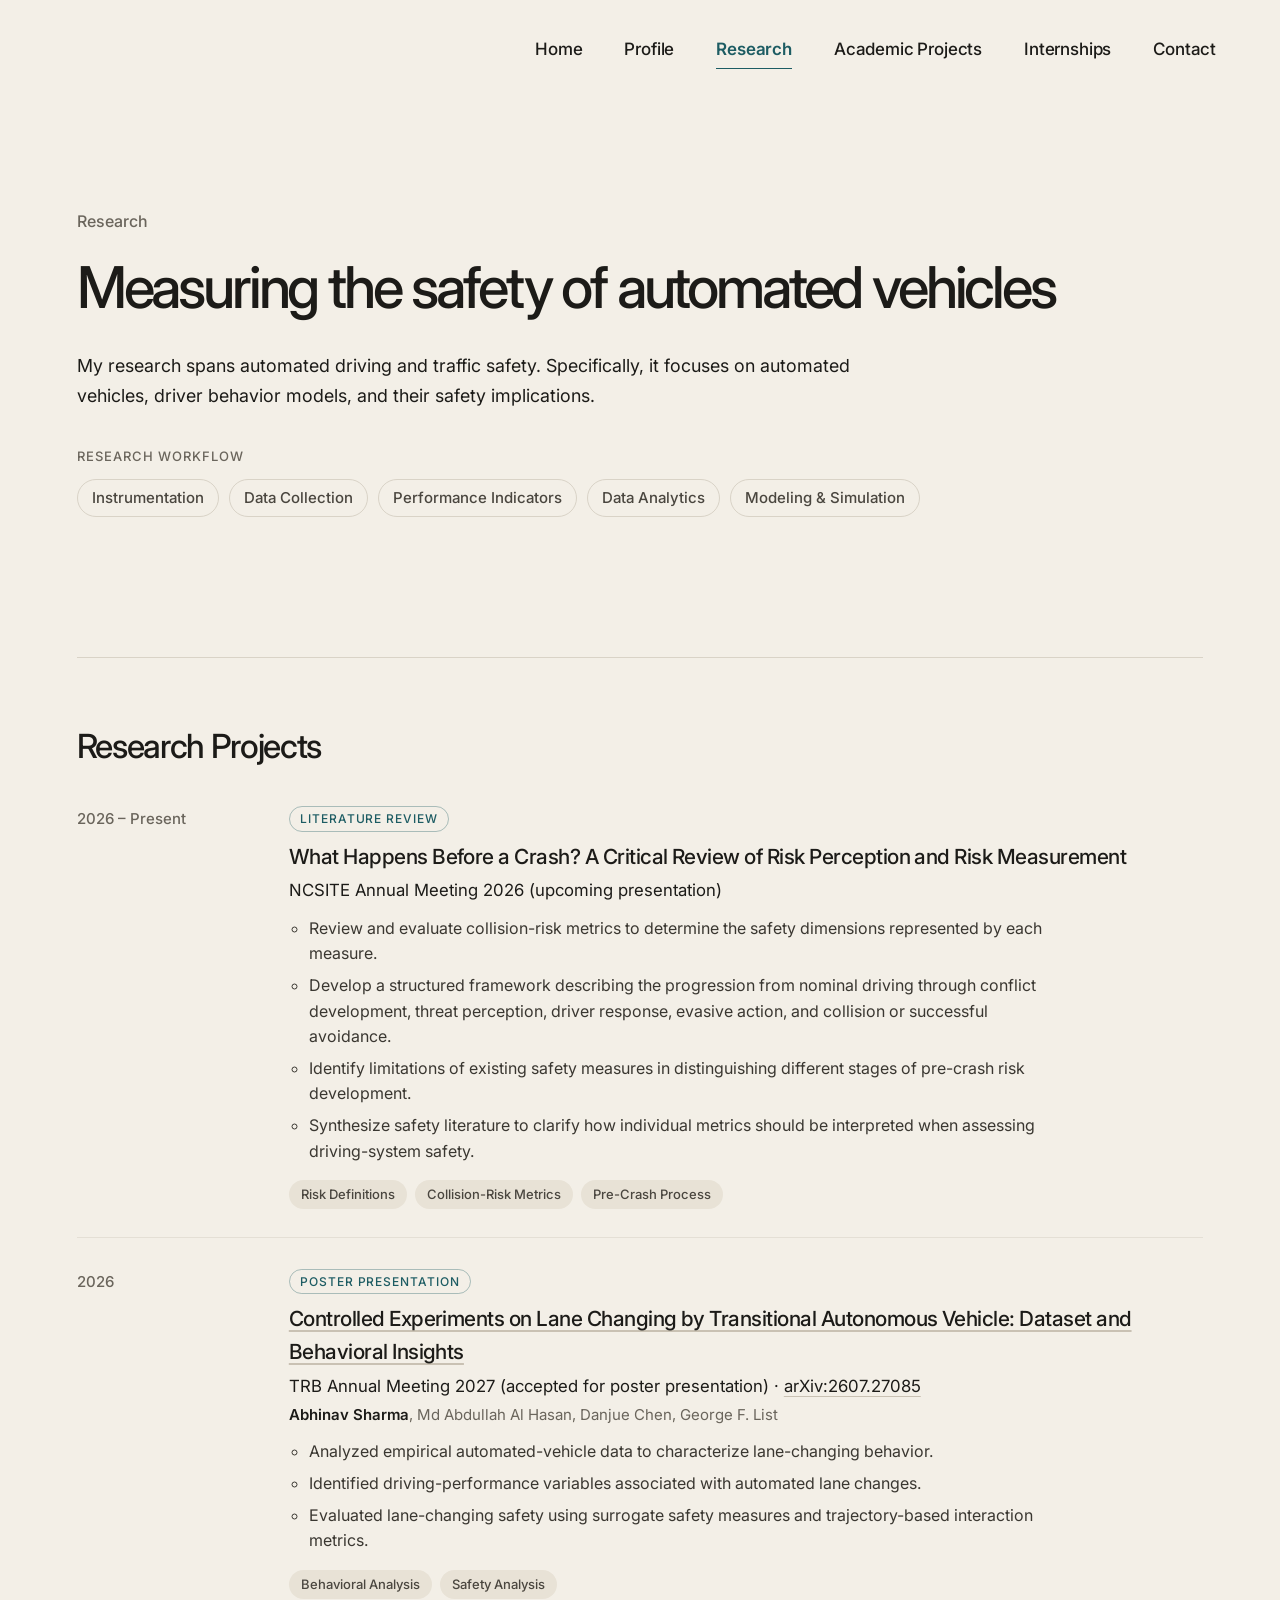
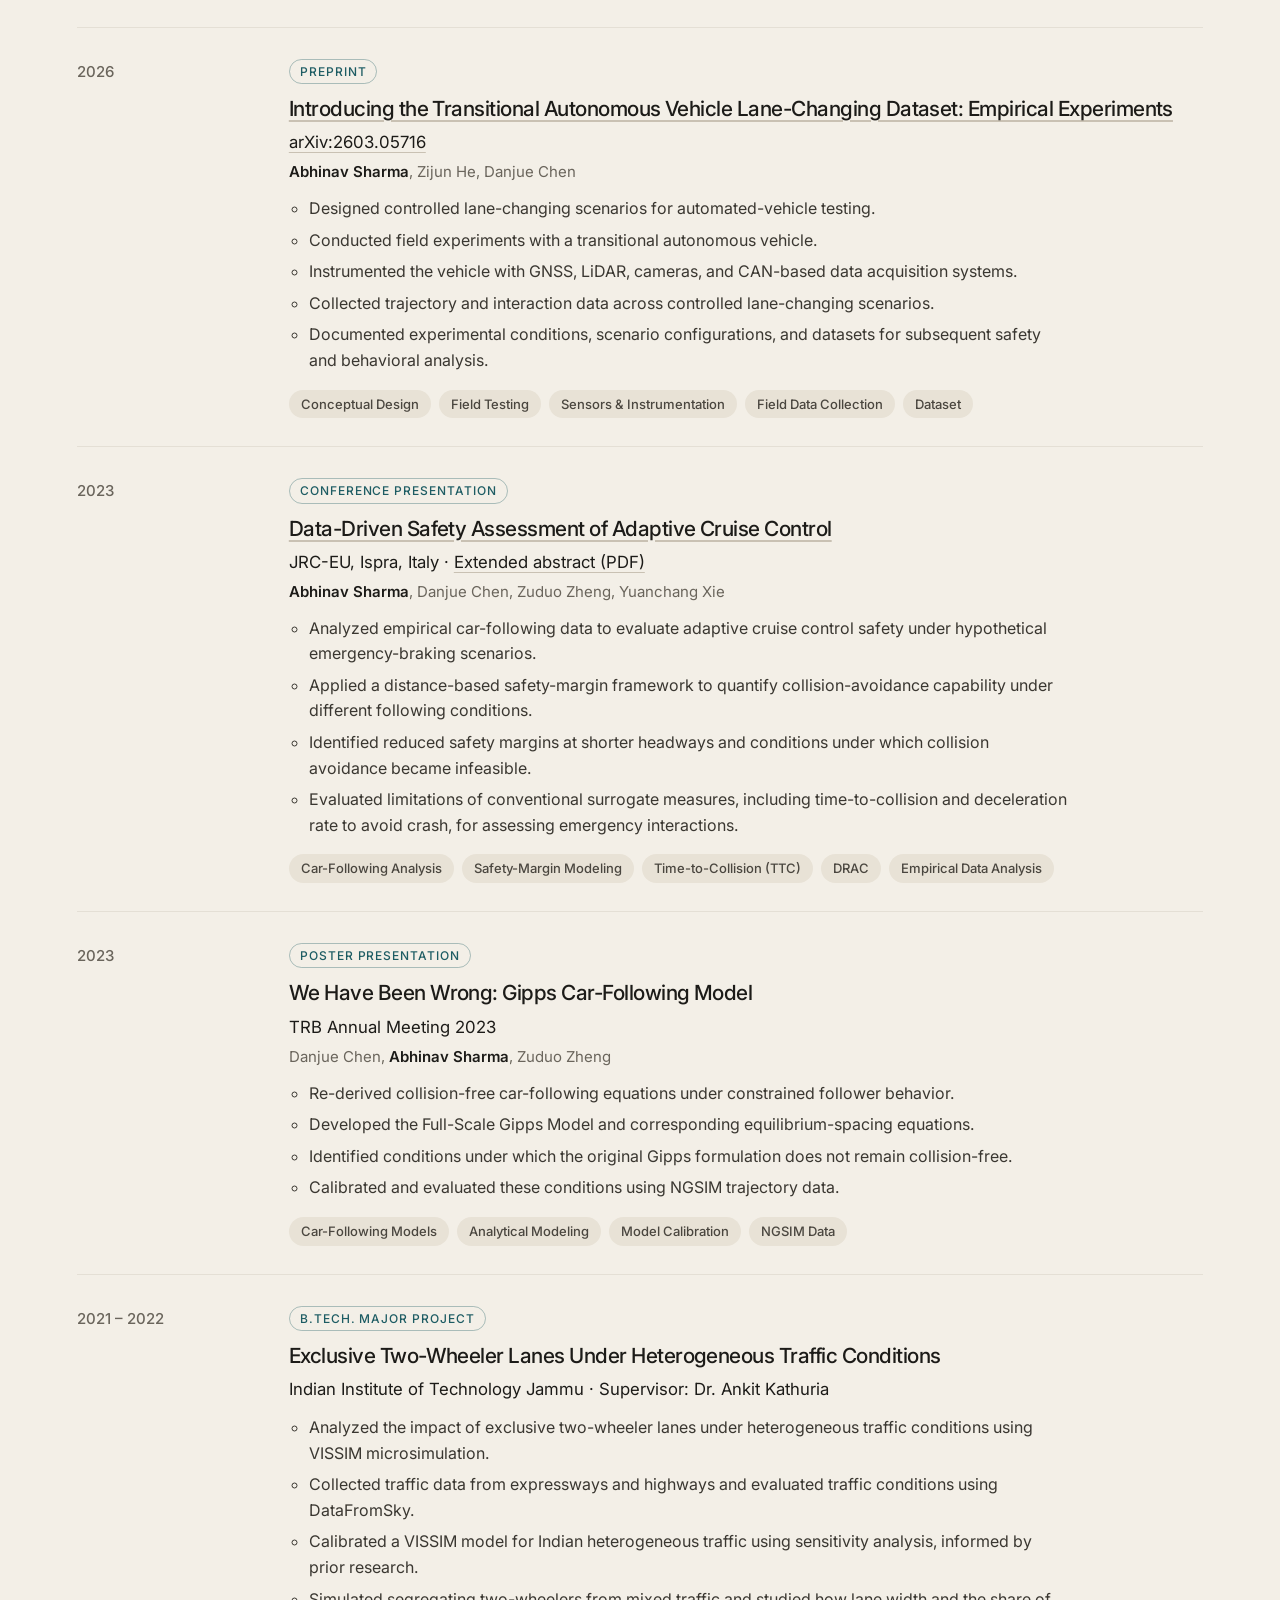
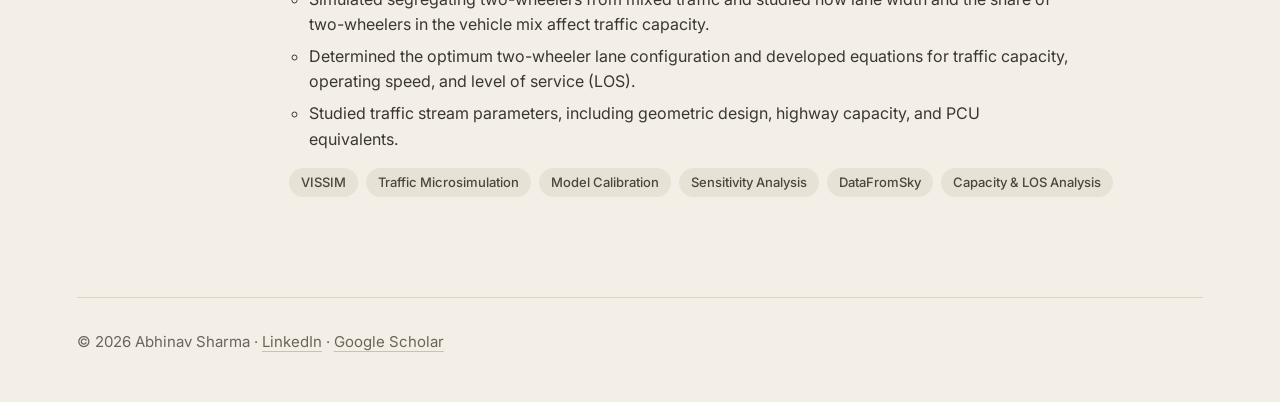
<file: research.html>
<!DOCTYPE html>
<html lang="en">

<head>
  <meta charset="UTF-8">
  <meta name="viewport" content="width=device-width, initial-scale=1.0">

  <title>Research | Autonomous Voyage</title>

  <meta name="description" content="Research by Abhinav Sharma on measuring the safety of automated vehicles: field experiments, driver behavior models, and safety metrics.">
  <link rel="icon" href="favicon.svg" type="image/svg+xml">
  <link rel="preconnect" href="https://fonts.googleapis.com">
  <link rel="preconnect" href="https://fonts.gstatic.com" crossorigin>
  <link href="https://fonts.googleapis.com/css2?family=Inter:wght@400;500;600&display=swap" rel="stylesheet">
  <link rel="stylesheet" href="style.css">
</head>

<body>

  <header class="site-header">
    <div id="site-nav"></div>
  </header>

  <main class="page-content">
    <section class="profile-intro">
      <p class="page-label">Research</p>

      <h1>Measuring the safety of automated vehicles</h1>

      <p class="profile-text">
        My research spans automated driving and traffic safety.
        Specifically, it focuses on automated vehicles,
        driver behavior models, and their safety implications.
      </p>

      <p class="tags-label">Research Workflow</p>

      <ul class="focus-tags">
        <li>Instrumentation</li>
        <li>Data Collection</li>
        <li>Performance Indicators</li>
        <li>Data Analytics</li>
        <li>Modeling &amp; Simulation</li>
      </ul>
    </section>

    <section class="content-section">
      <h2>Research Projects</h2>

      <ol class="timeline">
        <li class="timeline-item">
          <p class="timeline-date">2026 – Present</p>
          <div>
            <p class="entry-label">Literature Review</p>
            <h3>What Happens Before a Crash? A Critical Review of Risk Perception and Risk Measurement</h3>
            <p class="timeline-org">NCSITE Annual Meeting 2026 (upcoming presentation)</p>
            <ul class="timeline-points">
              <li>Review and evaluate collision-risk metrics to determine the safety dimensions represented by each measure.</li>
              <li>Develop a structured framework describing the progression from nominal driving through conflict development, threat perception, driver response, evasive action, and collision or successful avoidance.</li>
              <li>Identify limitations of existing safety measures in distinguishing different stages of pre-crash risk development.</li>
              <li>Synthesize safety literature to clarify how individual metrics should be interpreted when assessing driving-system safety.</li>
            </ul>
            <ul class="skill-tags">
              <li>Risk Definitions</li>
              <li>Collision-Risk Metrics</li>
              <li>Pre-Crash Process</li>
            </ul>
          </div>
        </li>

        <li class="timeline-item">
          <p class="timeline-date">2026</p>
          <div>
            <p class="entry-label">Poster Presentation</p>
            <h3><a href="https://arxiv.org/abs/2607.27085" target="_blank" rel="noopener">Controlled Experiments on Lane Changing by Transitional Autonomous Vehicle: Dataset and Behavioral Insights</a></h3>
            <p class="timeline-org">TRB Annual Meeting 2027 (accepted for poster presentation) · <a href="https://arxiv.org/abs/2607.27085" target="_blank" rel="noopener">arXiv:2607.27085</a></p>
            <p class="timeline-authors"><strong>Abhinav Sharma</strong>, Md Abdullah Al Hasan, Danjue Chen, George F. List</p>
            <ul class="timeline-points">
              <li>Analyzed empirical automated-vehicle data to characterize lane-changing behavior.</li>
              <li>Identified driving-performance variables associated with automated lane changes.</li>
              <li>Evaluated lane-changing safety using surrogate safety measures and trajectory-based interaction metrics.</li>
            </ul>
            <ul class="skill-tags">
              <li>Behavioral Analysis</li>
              <li>Safety Analysis</li>
            </ul>
          </div>
        </li>

        <li class="timeline-item">
          <p class="timeline-date">2026</p>
          <div>
            <p class="entry-label">Preprint</p>
            <h3><a href="https://arxiv.org/abs/2603.05716" target="_blank" rel="noopener">Introducing the Transitional Autonomous Vehicle Lane-Changing Dataset: Empirical Experiments</a></h3>
            <p class="timeline-org"><a href="https://arxiv.org/abs/2603.05716" target="_blank" rel="noopener">arXiv:2603.05716</a></p>
            <p class="timeline-authors"><strong>Abhinav Sharma</strong>, Zijun He, Danjue Chen</p>
            <ul class="timeline-points">
              <li>Designed controlled lane-changing scenarios for automated-vehicle testing.</li>
              <li>Conducted field experiments with a transitional autonomous vehicle.</li>
              <li>Instrumented the vehicle with GNSS, LiDAR, cameras, and CAN-based data acquisition systems.</li>
              <li>Collected trajectory and interaction data across controlled lane-changing scenarios.</li>
              <li>Documented experimental conditions, scenario configurations, and datasets for subsequent safety and behavioral analysis.</li>
            </ul>
            <ul class="skill-tags">
              <li>Conceptual Design</li>
              <li>Field Testing</li>
              <li>Sensors &amp; Instrumentation</li>
              <li>Field Data Collection</li>
              <li>Dataset</li>
            </ul>
          </div>
        </li>

        <li class="timeline-item">
          <p class="timeline-date">2023</p>
          <div>
            <p class="entry-label">Conference Presentation</p>
            <h3><a href="https://publications.jrc.ec.europa.eu/repository/bitstream/JRC134973/JRC134973_01.pdf#page=343" target="_blank" rel="noopener">Data-Driven Safety Assessment of Adaptive Cruise Control</a></h3>
            <p class="timeline-org">JRC-EU, Ispra, Italy · <a href="https://publications.jrc.ec.europa.eu/repository/bitstream/JRC134973/JRC134973_01.pdf#page=343" target="_blank" rel="noopener">Extended abstract (PDF)</a></p>
            <p class="timeline-authors"><strong>Abhinav Sharma</strong>, Danjue Chen, Zuduo Zheng, Yuanchang Xie</p>
            <ul class="timeline-points">
              <li>Analyzed empirical car-following data to evaluate adaptive cruise control safety under hypothetical emergency-braking scenarios.</li>
              <li>Applied a distance-based safety-margin framework to quantify collision-avoidance capability under different following conditions.</li>
              <li>Identified reduced safety margins at shorter headways and conditions under which collision avoidance became infeasible.</li>
              <li>Evaluated limitations of conventional surrogate measures, including time-to-collision and deceleration rate to avoid crash, for assessing emergency interactions.</li>
            </ul>
            <ul class="skill-tags">
              <li>Car-Following Analysis</li>
              <li>Safety-Margin Modeling</li>
              <li>Time-to-Collision (TTC)</li>
              <li>DRAC</li>
              <li>Empirical Data Analysis</li>
            </ul>
          </div>
        </li>

        <li class="timeline-item">
          <p class="timeline-date">2023</p>
          <div>
            <p class="entry-label">Poster Presentation</p>
            <h3>We Have Been Wrong: Gipps Car-Following Model</h3>
            <p class="timeline-org">TRB Annual Meeting 2023</p>
            <p class="timeline-authors">Danjue Chen, <strong>Abhinav Sharma</strong>, Zuduo Zheng</p>
            <ul class="timeline-points">
              <li>Re-derived collision-free car-following equations under constrained follower behavior.</li>
              <li>Developed the Full-Scale Gipps Model and corresponding equilibrium-spacing equations.</li>
              <li>Identified conditions under which the original Gipps formulation does not remain collision-free.</li>
              <li>Calibrated and evaluated these conditions using NGSIM trajectory data.</li>
            </ul>
            <ul class="skill-tags">
              <li>Car-Following Models</li>
              <li>Analytical Modeling</li>
              <li>Model Calibration</li>
              <li>NGSIM Data</li>
            </ul>
          </div>
        </li>

        <li class="timeline-item">
          <p class="timeline-date">2021 – 2022</p>
          <div>
            <p class="entry-label">B.Tech. Major Project</p>
            <h3>Exclusive Two-Wheeler Lanes Under Heterogeneous Traffic Conditions</h3>
            <p class="timeline-org">Indian Institute of Technology Jammu · Supervisor: Dr. Ankit Kathuria</p>
            <ul class="timeline-points">
              <li>Analyzed the impact of exclusive two-wheeler lanes under heterogeneous traffic conditions using VISSIM microsimulation.</li>
              <li>Collected traffic data from expressways and highways and evaluated traffic conditions using DataFromSky.</li>
              <li>Calibrated a VISSIM model for Indian heterogeneous traffic using sensitivity analysis, informed by prior research.</li>
              <li>Simulated segregating two-wheelers from mixed traffic and studied how lane width and the share of two-wheelers in the vehicle mix affect traffic capacity.</li>
              <li>Determined the optimum two-wheeler lane configuration and developed equations for traffic capacity, operating speed, and level of service (LOS).</li>
              <li>Studied traffic stream parameters, including geometric design, highway capacity, and PCU equivalents.</li>
            </ul>
            <ul class="skill-tags">
              <li>VISSIM</li>
              <li>Traffic Microsimulation</li>
              <li>Model Calibration</li>
              <li>Sensitivity Analysis</li>
              <li>DataFromSky</li>
              <li>Capacity &amp; LOS Analysis</li>
            </ul>
          </div>
        </li>
      </ol>
    </section>
  </main>

  <footer class="site-footer">
    <p>
      © 2026 Abhinav Sharma ·
      <a href="https://www.linkedin.com/in/abhinav-sharma-a03358168" target="_blank" rel="noopener">LinkedIn</a> ·
      <a href="https://scholar.google.com/citations?user=sjFTKIwAAAAJ&amp;hl=en" target="_blank" rel="noopener">Google Scholar</a>
    </p>
  </footer>

  <script src="components/nav.js"></script>
</body>

</html>
</file>
<file: style.css>
/* =========================================================
   AUTONOMOUS VOYAGE
   Clean beige / white visual system
   ========================================================= */


/* ---------- Base ---------- */

:root {
  --accent: #1d5c63;
  --accent-soft: rgba(29, 92, 99, 0.35);
}

* {
  box-sizing: border-box;
  margin: 0;
  padding: 0;
}

html {
  scroll-behavior: smooth;
}

body {
  font-family:
    Inter,
    -apple-system,
    BlinkMacSystemFont,
    "Segoe UI",
    sans-serif;

  background: #f3efe7;
  color: #1c1b18;

  font-size: 18px;
  line-height: 1.6;
}


/* ---------- Header ---------- */

.site-header {
  width: 100%;
  padding: 30px 5%;
}


/* ---------- Navigation ---------- */

.main-nav {
  max-width: 1200px;
  margin: 0 auto;

  display: flex;
  align-items: center;
  justify-content: flex-end;

  gap: 42px;
}

.main-nav a {
  color: #1c1b18;

  text-decoration: none;

  font-size: 17px;
  font-weight: 500;

  letter-spacing: -0.01em;

  position: relative;

  padding: 6px 0;
}


/* ---------- Navigation underline ---------- */

.main-nav a::after {
  content: "";

  position: absolute;

  left: 0;
  bottom: 0;

  width: 0;
  height: 1px;

  background: var(--accent);

  transition: width 0.25s ease;
}

.main-nav a:hover::after,
.main-nav a.active::after {
  width: 100%;
}

.main-nav a.active {
  color: var(--accent);
  font-weight: 600;
}


/* ---------- Main ---------- */

main {
  width: 100%;
}


/* ---------- General sections ---------- */

section {
  width: min(1200px, 90%);

  margin: 0 auto;

  min-height: 720px;

  padding: 120px 0;

  border-bottom: 1px solid #d9d3c7;
}


/* ---------- Typography ---------- */

h1 {
  font-size: clamp(4rem, 8vw, 7rem);

  line-height: 0.95;

  font-weight: 500;

  letter-spacing: -0.05em;
}

h2 {
  font-size: clamp(3rem, 5vw, 5rem);

  line-height: 1;

  font-weight: 500;

  letter-spacing: -0.04em;
}

h3 {
  font-size: 2rem;

  font-weight: 500;

  letter-spacing: -0.025em;
}

p {
  max-width: 720px;
}


/* =========================================================
   PROFILE PAGE
   ========================================================= */

.profile-intro {
  width: min(1180px, 88%);

  margin: 0 auto;

  padding: 110px 0 140px;

  min-height: auto;

  border-bottom: none;
}


/* Profile header with photo */

.profile-header {
  display: grid;
  grid-template-columns: minmax(0, 780px) 220px;

  gap: 48px;

  align-items: center;
  justify-content: start;
}

.profile-photo {
  width: 100%;
  height: auto;

  border-radius: 20px;

  border: 1px solid #d9d3c7;
}


/* Small section label */

.page-label {
  font-size: 16px;
  font-weight: 500;

  color: #6a655c;

  margin-bottom: 24px;
}


/* Main profile headline */

.profile-intro h1 {
  font-size: clamp(2.6rem, 4.5vw, 4rem);

  line-height: 0.98;

  font-weight: 500;

  letter-spacing: -0.055em;

  max-width: 1100px;

  margin: 0 0 36px 0;
}


/* Profile introduction paragraph */

.profile-text {
  font-size: clamp(1.1rem, 1.4vw, 1.3rem);

  line-height: 1.65;

  max-width: 780px;

  margin: 0;
}


.profile-text + .profile-text {
  margin-top: 20px;
}


/* Focus area tags */

.tags-label {
  font-size: 13px;
  font-weight: 500;

  letter-spacing: 0.08em;
  text-transform: uppercase;

  color: #6a655c;

  margin-top: 36px;
}

.focus-tags {
  list-style: none;

  display: flex;
  flex-wrap: wrap;

  gap: 10px;

  margin-top: 12px;
}

.focus-tags li {
  font-size: 15px;
  font-weight: 500;

  color: #4a463f;

  padding: 6px 14px;

  border: 1px solid #d9d3c7;
  border-radius: 999px;
}


/* ---------- Content sections ---------- */

.content-section {
  width: min(1180px, 88%);

  min-height: auto;

  padding: 72px 0;

  border-top: 1px solid #d9d3c7;
  border-bottom: none;
}

.content-section h2 {
  font-size: clamp(1.8rem, 2.6vw, 2.4rem);

  margin-bottom: 40px;
}


/* ---------- Contact list ---------- */

.contact-row {
  display: grid;
  grid-template-columns: 180px 1fr;

  gap: 32px;

  padding: 20px 0;

  border-bottom: 1px solid #e4dfd5;
}

.contact-row:first-child {
  padding-top: 0;
}

.contact-row:last-child {
  border-bottom: none;
}

.contact-row dt {
  font-size: 15px;
  font-weight: 500;

  color: #6a655c;

  padding-top: 2px;
}

.contact-row dd {
  font-size: 1.05rem;

  overflow-wrap: anywhere;
}

.contact-row a {
  color: inherit;

  text-decoration: underline;
  text-decoration-color: #c9c1b3;
  text-underline-offset: 4px;

  transition: text-decoration-color 0.2s ease;
}

.contact-row a:hover {
  text-decoration-color: var(--accent);
}


/* ---------- Skill groups ---------- */

.skill-group {
  display: grid;
  grid-template-columns: 220px 1fr;

  gap: 32px;

  padding: 20px 0;

  border-bottom: 1px solid #e4dfd5;
}

.skill-group:first-child {
  padding-top: 0;
}

.skill-group:last-child {
  border-bottom: none;
}

.skill-group dt {
  font-size: 15px;
  font-weight: 500;

  color: #6a655c;

  padding-top: 4px;
}

.skill-group .skill-tags {
  margin-top: 0;
}


/* ---------- Data table ---------- */

.data-table {
  width: 100%;

  border-collapse: collapse;

  font-size: 16px;
}

.data-table th {
  text-align: left;

  font-size: 13px;
  font-weight: 500;

  letter-spacing: 0.08em;
  text-transform: uppercase;

  color: #6a655c;

  padding: 0 16px 14px 0;

  border-bottom: 1px solid #d9d3c7;
}

.data-table td {
  padding: 18px 16px 18px 0;

  vertical-align: top;

  border-bottom: 1px solid #e4dfd5;
}

.data-table tbody tr:last-child td {
  border-bottom: none;
}

.data-table td:first-child {
  font-weight: 500;
}

.data-table td:nth-child(3) {
  white-space: nowrap;
}


/* ---------- Timeline ---------- */

.timeline {
  list-style: none;
}

.timeline-item {
  display: grid;
  grid-template-columns: 180px 1fr;

  gap: 32px;

  padding: 28px 0;

  border-bottom: 1px solid #e4dfd5;
}

.timeline-item:first-child {
  padding-top: 0;
}

.timeline-item:last-child {
  border-bottom: none;
}

.timeline-date {
  font-size: 15px;
  font-weight: 500;

  color: #6a655c;

  padding-top: 4px;
}

.timeline-item h3 {
  font-size: 1.3rem;

  margin-bottom: 4px;
}

.timeline-org {
  font-size: 1.05rem;
}

.entry-label {
  display: inline-block;

  font-size: 12px;
  font-weight: 500;

  letter-spacing: 0.08em;
  text-transform: uppercase;

  color: var(--accent);

  padding: 2px 10px;
  margin-bottom: 8px;

  border: 1px solid var(--accent-soft);
  border-radius: 999px;
}

.timeline-item h3 a,
.timeline-org a {
  color: inherit;

  text-decoration: underline;
  text-decoration-color: #c9c1b3;
  text-underline-offset: 4px;

  transition: text-decoration-color 0.2s ease;
}

.timeline-item h3 a:hover,
.timeline-org a:hover {
  text-decoration-color: var(--accent);
}

.timeline-authors {
  font-size: 15px;

  color: #6a655c;

  margin-top: 4px;
}

.timeline-authors strong {
  color: #1c1b18;
  font-weight: 600;
}

.timeline-points {
  max-width: 780px;

  margin-top: 12px;
  padding-left: 20px;

  font-size: 16px;
  line-height: 1.6;

  color: #3a3731;
}

.timeline-points li + li {
  margin-top: 6px;
}

.skill-tags {
  list-style: none;

  display: flex;
  flex-wrap: wrap;

  gap: 8px;

  margin-top: 16px;
}

.skill-tags li {
  font-size: 13px;
  font-weight: 500;

  color: #4a463f;

  background: #e8e2d6;

  padding: 4px 12px;

  border-radius: 999px;
}

.timeline-meta {
  font-size: 15px;

  color: #6a655c;

  margin-top: 6px;
}


/* ---------- Text selection ---------- */

::selection {
  background: #d8cbb8;
  color: #1c1b18;
}



/* ---------- Jump links ---------- */

.jump-links {
  font-size: 15px;

  color: #6a655c;

  margin-top: 20px;
}

.jump-links a {
  color: var(--accent);

  text-decoration: underline;
  text-decoration-color: var(--accent-soft);
  text-underline-offset: 4px;
}

.jump-links a:hover {
  text-decoration-color: var(--accent);
}

.content-section h2 {
  scroll-margin-top: 24px;
}


/* ---------- Footer ---------- */

.site-footer {
  width: min(1180px, 88%);

  margin: 0 auto;

  padding: 32px 0 48px;

  border-top: 1px solid #d9d3c7;

  font-size: 15px;

  color: #6a655c;
}

.site-footer a {
  color: inherit;

  text-decoration: underline;
  text-decoration-color: #c9c1b3;
  text-underline-offset: 4px;

  transition: text-decoration-color 0.2s ease;
}

.site-footer a:hover {
  color: var(--accent);
  text-decoration-color: var(--accent);
}


/* =========================================================
   MOBILE
   ========================================================= */

@media (max-width: 800px) {

  .site-header {
    padding: 24px 5%;
  }


  .main-nav {
    justify-content: flex-start;

    gap: 24px;

    overflow-x: auto;

    scrollbar-width: none;
  }


  .main-nav::-webkit-scrollbar {
    display: none;
  }


  .main-nav a {
    flex-shrink: 0;

    font-size: 15px;
  }


  section {
    width: 90%;

    min-height: 600px;

    padding: 90px 0;
  }


  .site-footer {
    width: 90%;
  }


  .profile-intro {
    width: 90%;

    padding: 80px 0 110px;

    min-height: auto;
  }


  .profile-intro h1 {
    font-size: clamp(2.2rem, 9vw, 3rem);

    margin-bottom: 28px;
  }


  .content-section {
    width: 90%;

    padding: 56px 0;
  }


  .profile-header {
    grid-template-columns: minmax(0, 1fr) 140px;

    gap: 24px;

    align-items: start;
  }


  .contact-row,
  .skill-group {
    grid-template-columns: 1fr;

    gap: 8px;
  }


  .data-table thead {
    display: none;
  }


  .data-table tr {
    display: block;

    padding: 16px 0;

    border-bottom: 1px solid #e4dfd5;
  }


  .data-table tbody tr:last-child {
    border-bottom: none;
  }


  .data-table td {
    display: grid;
    grid-template-columns: 110px 1fr;

    gap: 12px;

    padding: 3px 0;

    border-bottom: none;
  }


  .data-table td::before {
    content: attr(data-label);

    font-size: 13px;

    color: #6a655c;
  }


  .timeline-item {
    grid-template-columns: 1fr;

    gap: 6px;
  }


  .profile-text {
    font-size: 1.05rem;

    line-height: 1.6;
  }

}


/* ---------- Small phones ---------- */

@media (max-width: 520px) {

  .profile-header {
    grid-template-columns: 1fr;
  }


  .profile-photo {
    grid-row: 1;

    width: 140px;
  }

}


/* ---------- Reduced motion ---------- */

@media (prefers-reduced-motion: reduce) {

  html {
    scroll-behavior: auto;
  }

  * {
    transition: none !important;
  }

}
</file>
